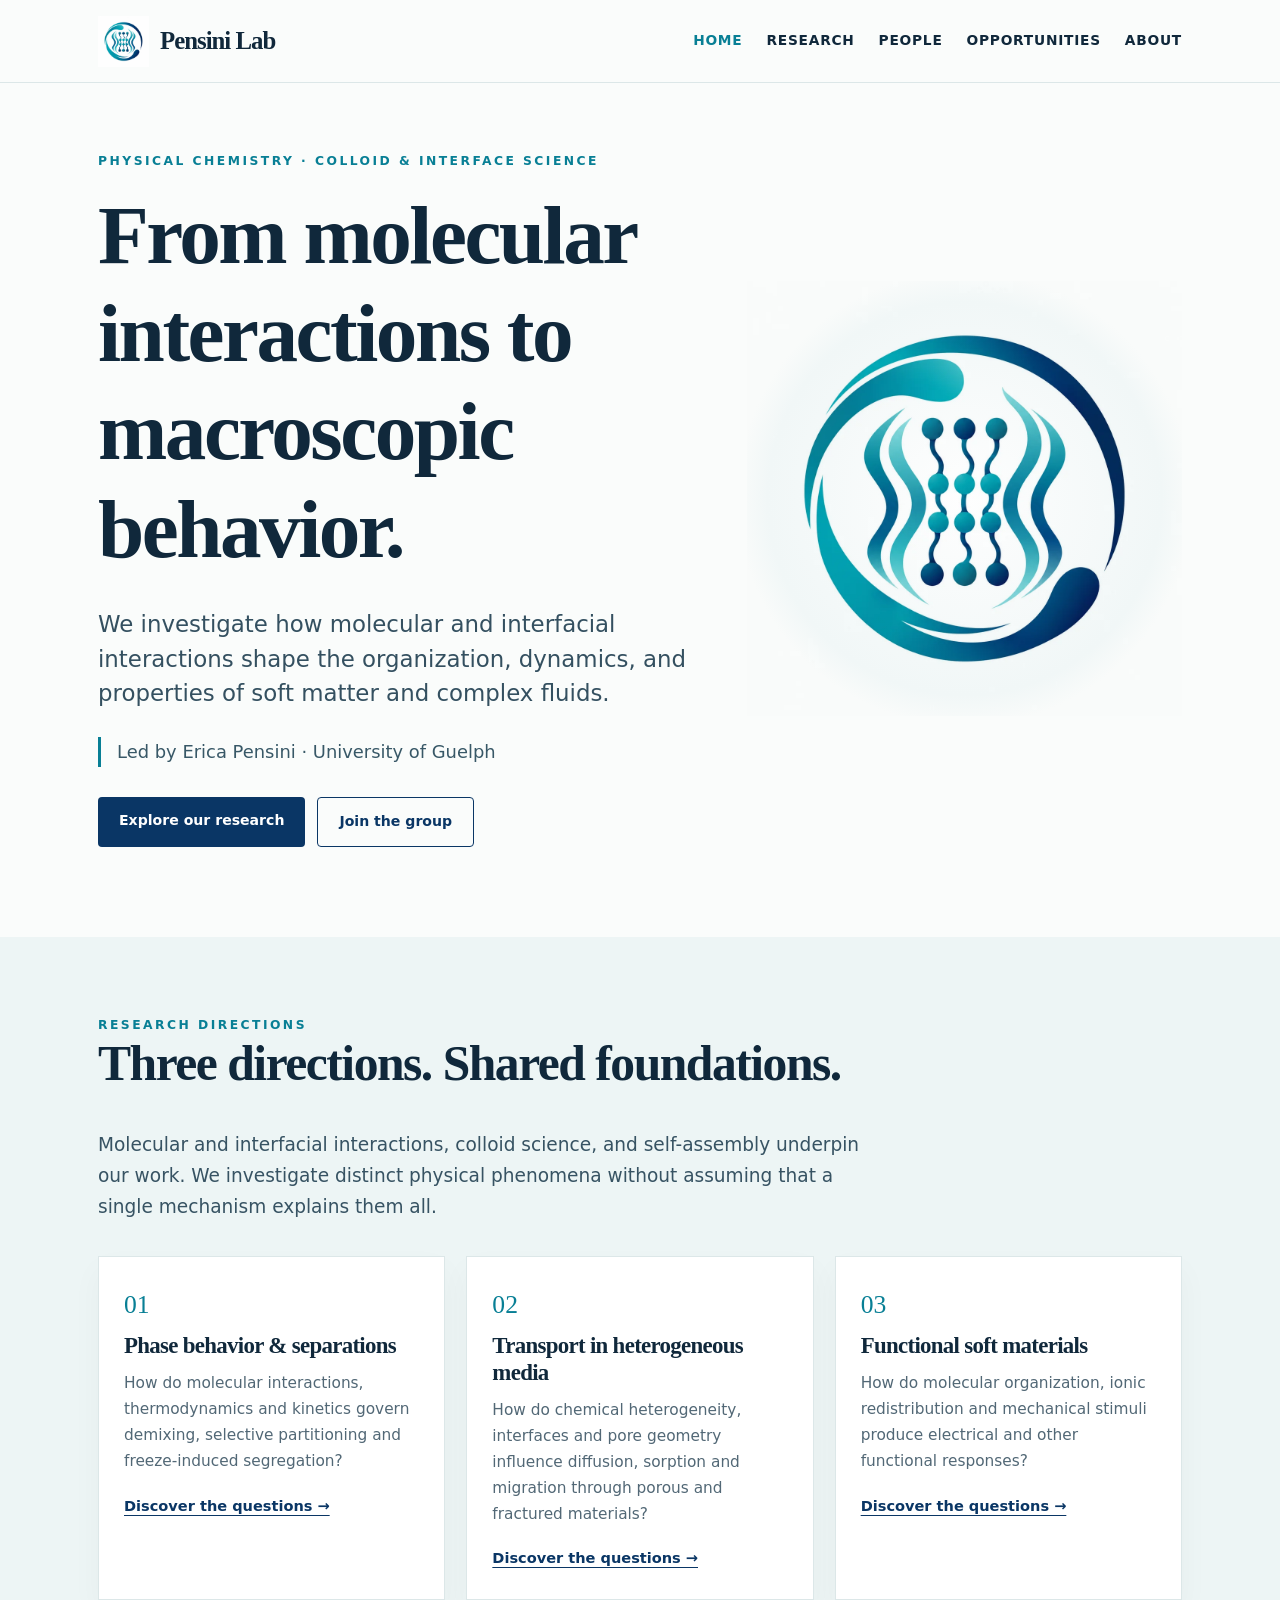
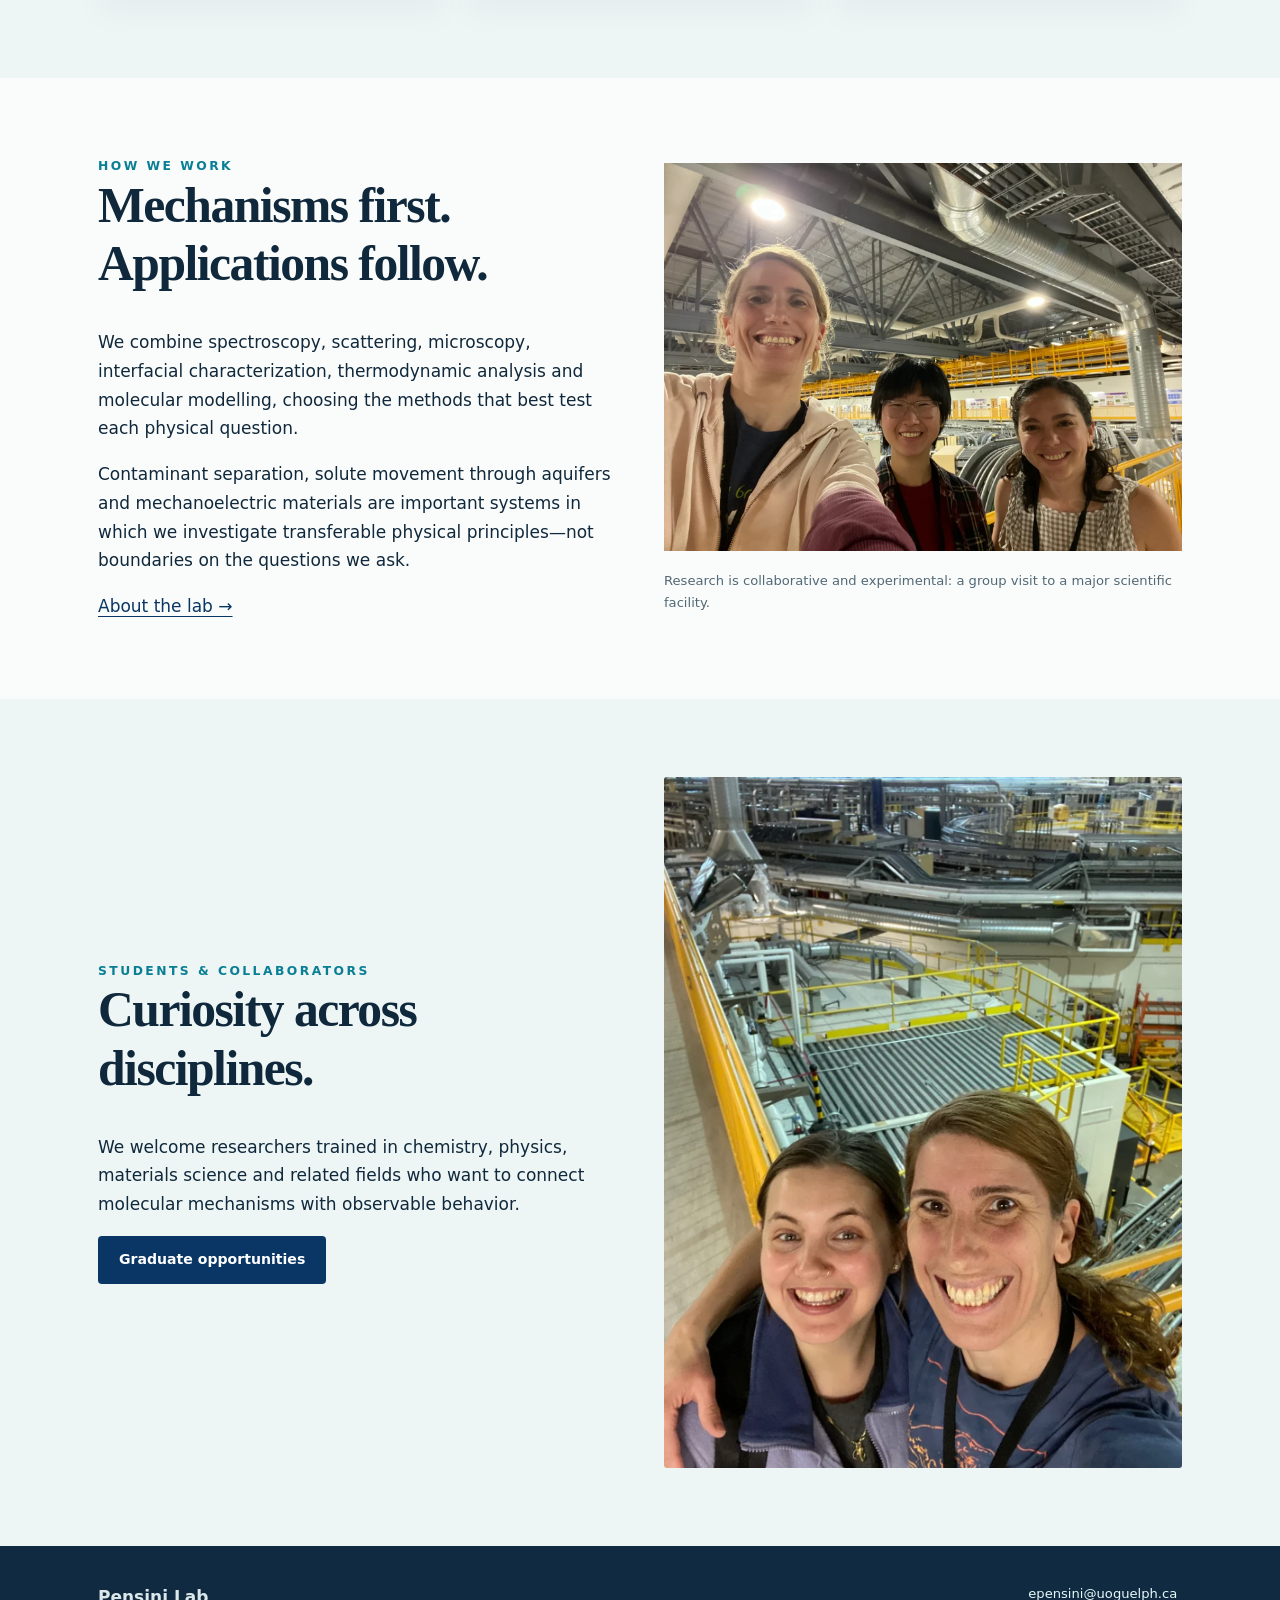
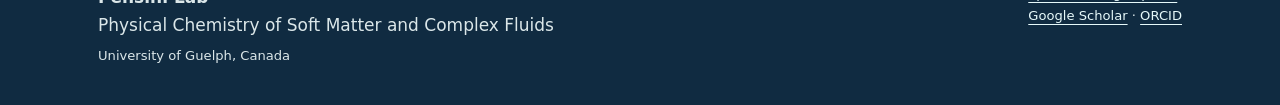
<file: index.html>
<!DOCTYPE html>

<html lang="en"><head><meta charset="utf-8"/><meta content="width=device-width, initial-scale=1" name="viewport"/><title>Erica Pensini Lab | Soft Matter &amp; Physical Chemistry</title><meta content="Pensini Lab, led by Erica Pensini at the University of Guelph, investigates physical chemistry, soft matter, complex fluids, phase behavior, transport and mechanoelectric materials." name="description"/><meta content="#0a3665" name="theme-color"/><link href="assets/favicon.png" rel="icon"/><link href="assets/style.css" rel="stylesheet"/><style>
/* Embedded stylesheet — works when HTML is opened without an external CSS file. */

:root{--ink:#10283b;--sub:#526876;--teal:#087f95;--navy:#0a3665;--paper:#fafcfb;--soft:#edf5f5;--line:#dce7e8;--w:1140px}*{box-sizing:border-box}html{scroll-behavior:smooth}body{margin:0;background:var(--paper);color:var(--ink);font:17px/1.68 system-ui,-apple-system,Segoe UI,Arial,sans-serif}a{color:var(--navy);text-decoration-thickness:1px;text-underline-offset:4px}a:hover{color:var(--teal)}h1,h2,h3{font-family:Georgia,Times New Roman,serif;line-height:1.18;letter-spacing:-.03em}h1{font-size:clamp(2.7rem,6.5vw,5.7rem);margin:.17em 0 .34em}h2{font-size:clamp(2rem,4vw,3.1rem);margin:0 0 .7em}h3{font-size:1.55rem;margin:.25em 0 .5em}p{margin:0 0 1.05em}.wrap{max-width:var(--w);margin:auto;padding:0 28px}.site-head{background:rgba(250,252,251,.95);border-bottom:1px solid var(--line);position:sticky;top:0;z-index:20;backdrop-filter:blur(14px)}.nav{display:flex;gap:20px;align-items:center;justify-content:space-between;min-height:82px}.brand{display:flex;align-items:center;gap:11px;text-decoration:none;color:var(--ink);white-space:nowrap}.brand img{height:51px;width:51px;object-fit:contain}.brand strong{font-family:Georgia,serif;font-size:1.55rem;letter-spacing:-.04em}.navlinks{display:flex;gap:24px;flex-wrap:wrap;align-items:center}.navlinks a{text-decoration:none;color:var(--ink);font-size:.86rem;font-weight:650;letter-spacing:.055em;text-transform:uppercase}.navlinks a[aria-current=page],.navlinks a:hover{color:var(--teal)}.kicker{font-size:.77rem;letter-spacing:.20em;text-transform:uppercase;color:var(--teal);font-weight:780}.hero{display:grid;grid-template-columns:1.17fr .83fr;align-items:center;gap:36px;padding-top:68px;padding-bottom:90px}.hero p.lead{font-size:clamp(1.15rem,2vw,1.43rem);line-height:1.52;color:#345060;max-width:660px}.mark{display:flex;align-items:center;justify-content:center;background:radial-gradient(circle,#fff 0%,#f2f8f8 64%,transparent 74%);aspect-ratio:1}.mark img{width:100%;max-width:460px;mix-blend-mode:multiply}.tagline{border-left:3px solid var(--teal);padding-left:16px;font-size:1.12rem;color:#385867;margin:26px 0 30px}.btn{display:inline-block;text-decoration:none;border-radius:4px;background:var(--navy);color:#fff;padding:12px 21px;font-size:.88rem;font-weight:700}.btn:hover{background:var(--teal);color:white}.btn.outline{border:1px solid var(--navy);background:transparent;color:var(--navy)}.btn.outline:hover{border-color:var(--teal);color:var(--teal)}.actions{display:flex;gap:12px;flex-wrap:wrap}.section{padding:78px 0}.tint{background:var(--soft)}.intro{max-width:790px;font-size:1.16rem;color:#375363}.three{display:grid;grid-template-columns:repeat(3,1fr);gap:21px;margin-top:34px}.tile{background:white;border:1px solid var(--line);padding:27px 25px;box-shadow:0 14px 30px rgba(16,40,59,.035)}.tile .num{font-family:Georgia,serif;color:var(--teal);font-size:1.6rem}.tile h3{font-size:1.43rem}.tile p{font-size:.96rem;color:var(--sub)}.tile a{font-weight:700;font-size:.91rem}.split{display:grid;grid-template-columns:1fr 1fr;gap:48px;align-items:center}.photo{width:100%;height:auto;display:block;object-fit:cover;border-radius:3px}.photo-card{margin:0}.photo-card img{max-height:440px;object-fit:cover;width:100%}.photo-card figcaption{font-size:.82rem;color:var(--sub);margin-top:10px}.mini{font-size:.85rem;color:var(--sub)}.pagehero{padding:70px 0 30px}.pagehero h1{font-size:clamp(2.8rem,6vw,4.6rem)}.pagehero .intro{max-width:850px}.researchblock{border-top:1px solid var(--line);padding:36px 0;display:grid;grid-template-columns:.36fr .64fr;gap:42px}.researchblock .kicker{margin:4px 0 10px}.researchblock h2{font-size:2rem}.researchblock p{max-width:720px}.chips{display:flex;flex-wrap:wrap;gap:9px;margin-top:14px}.chips span{font-size:.8rem;color:#305b6d;padding:5px 11px;background:#e7f2f2;border-radius:20px}.gallery{display:grid;grid-template-columns:repeat(3,1fr);gap:16px}.gallery figure{margin:0}.gallery img{width:100%;height:260px;object-fit:cover}.gallery figcaption{font-size:.85rem;color:var(--sub);padding-top:8px}.linkbox{background:#edf5f5;padding:27px 30px;border-left:4px solid var(--teal);margin:26px 0}.muted{color:var(--sub)}.footer{background:#102b41;color:#dbe7e9;padding:37px 0}.footer a{color:#e6f9fa}.footgrid{display:flex;justify-content:space-between;gap:22px;flex-wrap:wrap}.small{font-size:.82rem}.space{height:22px}.skip{position:absolute;left:-999px}.skip:focus{left:10px;top:10px;z-index:200;background:white;padding:8px}.quote{font-family:Georgia,serif;font-size:1.5rem;line-height:1.35;color:var(--navy)}@media(max-width:860px){.hero{grid-template-columns:1fr;padding-top:44px;padding-bottom:56px}.mark{order:-1;max-width:380px;margin:0 auto}.nav{align-items:flex-start;flex-direction:column;padding-top:14px;padding-bottom:16px}.navlinks{gap:15px}.three,.gallery{grid-template-columns:1fr 1fr}.split,.researchblock{grid-template-columns:1fr}.researchblock{gap:5px}}@media(max-width:540px){.wrap{padding:0 19px}.section{padding:52px 0}.three,.gallery{grid-template-columns:1fr}.gallery img{height:auto}.navlinks{gap:12px}.navlinks a{font-size:.76rem}.brand img{width:42px;height:42px}.brand strong{font-size:1.4rem}.tile{padding:22px}}

/* Portrait photographs in the People gallery */
.gallery img[src$="researcher-portrait.webp"] { object-fit:contain; background:#e9f1f6; }

/* Authentic science imagery: maintain original aspect ratios and annotations. */
.sciencegallery{display:grid;grid-template-columns:repeat(2,minmax(0,1fr));gap:1rem;margin-top:1.6rem;grid-column:1/-1}
.sciencegallery .sciencefigure:first-child{grid-column:1/-1}
.sciencegallery-single{grid-template-columns:minmax(0,1fr);max-width:680px}
.sciencefigure{margin:0;border:1px solid #dbe5ed;border-radius:14px;overflow:hidden;background:#fff}
.sciencefigure img{display:block;width:100%;height:auto;object-fit:contain}
.sciencefigure figcaption{font-size:.88rem;line-height:1.55;color:#435870;padding:.8rem 1rem}
@media(max-width:680px){.sciencegallery{grid-template-columns:1fr}.sciencegallery .sciencefigure:first-child{grid-column:auto}}
</style><link href="https://pensinilab.com/" rel="canonical"/><meta content="website" property="og:type"/><meta content="Erica Pensini Lab | Soft Matter &amp; Physical Chemistry" property="og:title"/><meta content="Pensini Lab, led by Erica Pensini at the University of Guelph, investigates physical chemistry, soft matter, complex fluids, phase behavior, transport and mechanoelectric materials." property="og:description"/><meta content="https://pensinilab.com/" property="og:url"/><meta content="index,follow" name="robots"/><script type="application/ld+json">{"@context":"https://schema.org","@type":"WebSite","name":"Pensini Lab","alternateName":"Erica Pensini Lab","url":"https://pensinilab.com/"}</script><script type="application/ld+json">{"@context": "https://schema.org", "@type": "ResearchOrganization", "name": "Pensini Lab", "url": "https://pensinilab.com", "description": "Pensini Lab, led by Erica Pensini at the University of Guelph, investigates physical chemistry, soft matter, complex fluids, phase behavior, transport and mechanoelectric materials.", "parentOrganization": {"@type": "CollegeOrUniversity", "name": "University of Guelph", "url": "https://www.uoguelph.ca/"}, "founder": {"@type": "Person", "name": "Erica Pensini", "identifier": "https://orcid.org/0000-0003-1494-9789", "sameAs": ["https://www.uoguelph.ca/profile/erica-pensini", "https://scholar.google.com/citations?user=NOWkqbsAAAAJ", "https://orcid.org/0000-0003-1494-9789"]}}</script></head><body><a class="skip" href="#main">Skip to content</a><header class="site-head"><nav aria-label="Main navigation" class="nav wrap"><a class="brand" href="index.html"><img alt="Pensini Lab emblem" src="assets/logo.webp"/><strong>Pensini Lab</strong></a><div class="navlinks"><a aria-current="page" href="index.html">Home</a><a href="research.html">Research</a><a href="people.html">People</a><a href="opportunities.html">Opportunities</a><a href="about.html">About</a></div></nav></header><main id="main"><section class="hero wrap"><div><div class="kicker">Physical chemistry · Colloid &amp; interface science</div><h1>From molecular interactions to macroscopic behavior.</h1><p class="lead">We investigate how molecular and interfacial interactions shape the organization, dynamics, and properties of soft matter and complex fluids.</p><p class="tagline">Led by Erica Pensini · University of Guelph</p><div class="actions"><a class="btn" href="research.html">Explore our research</a><a class="btn outline" href="opportunities.html">Join the group</a></div></div><div class="mark"><img alt="Circular Pensini Lab mark representing molecular organization and emergent properties" src="assets/logo.webp"/></div></section><section class="section tint"><div class="wrap"><div class="kicker">Research directions</div><h2>Three directions. Shared foundations.</h2><p class="intro">Molecular and interfacial interactions, colloid science, and self-assembly underpin our work. We investigate distinct physical phenomena without assuming that a single mechanism explains them all.</p><div class="three"><article class="tile"><div class="num">01</div><h3>Phase behavior &amp; separations</h3><p>How do molecular interactions, thermodynamics and kinetics govern demixing, selective partitioning and freeze-induced segregation?</p><a href="research.html">Discover the questions →</a></article><article class="tile"><div class="num">02</div><h3>Transport in heterogeneous media</h3><p>How do chemical heterogeneity, interfaces and pore geometry influence diffusion, sorption and migration through porous and fractured materials?</p><a href="research.html">Discover the questions →</a></article><article class="tile"><div class="num">03</div><h3>Functional soft materials</h3><p>How do molecular organization, ionic redistribution and mechanical stimuli produce electrical and other functional responses?</p><a href="research.html">Discover the questions →</a></article></div></div></section><section class="section"><div class="wrap split"><div><div class="kicker">How we work</div><h2>Mechanisms first. Applications follow.</h2><p>We combine spectroscopy, scattering, microscopy, interfacial characterization, thermodynamic analysis and molecular modelling, choosing the methods that best test each physical question.</p><p>Contaminant separation, solute movement through aquifers and mechanoelectric materials are important systems in which we investigate transferable physical principles—not boundaries on the questions we ask.</p><a href="about.html">About the lab →</a></div><figure class="photo-card"><img alt="Members of the research group during a visit to a large-scale scientific facility" loading="lazy" src="assets/beamline-team.webp"/><figcaption>Research is collaborative and experimental: a group visit to a major scientific facility.</figcaption></figure></div></section><section class="section tint"><div class="wrap split"><div><div class="kicker">Students &amp; collaborators</div><h2>Curiosity across disciplines.</h2><p>We welcome researchers trained in chemistry, physics, materials science and related fields who want to connect molecular mechanisms with observable behavior.</p><a class="btn" href="opportunities.html">Graduate opportunities</a></div><img alt="Researchers during a scientific facility visit" class="photo" loading="lazy" src="assets/beamline-colleagues.webp"/></div></section></main><footer class="footer"><div class="wrap footgrid"><div><strong>Pensini Lab</strong><br/>Physical Chemistry of Soft Matter and Complex Fluids<br/><span class="small">University of Guelph, Canada</span></div><div class="small"><a href="mailto:epensini@uoguelph.ca">epensini@uoguelph.ca</a><br/><a href="https://scholar.google.com/citations?user=NOWkqbsAAAAJ&amp;hl=en">Google Scholar</a> · <a href="https://orcid.org/0000-0003-1494-9789">ORCID</a></div></div></footer></body></html>
</file>
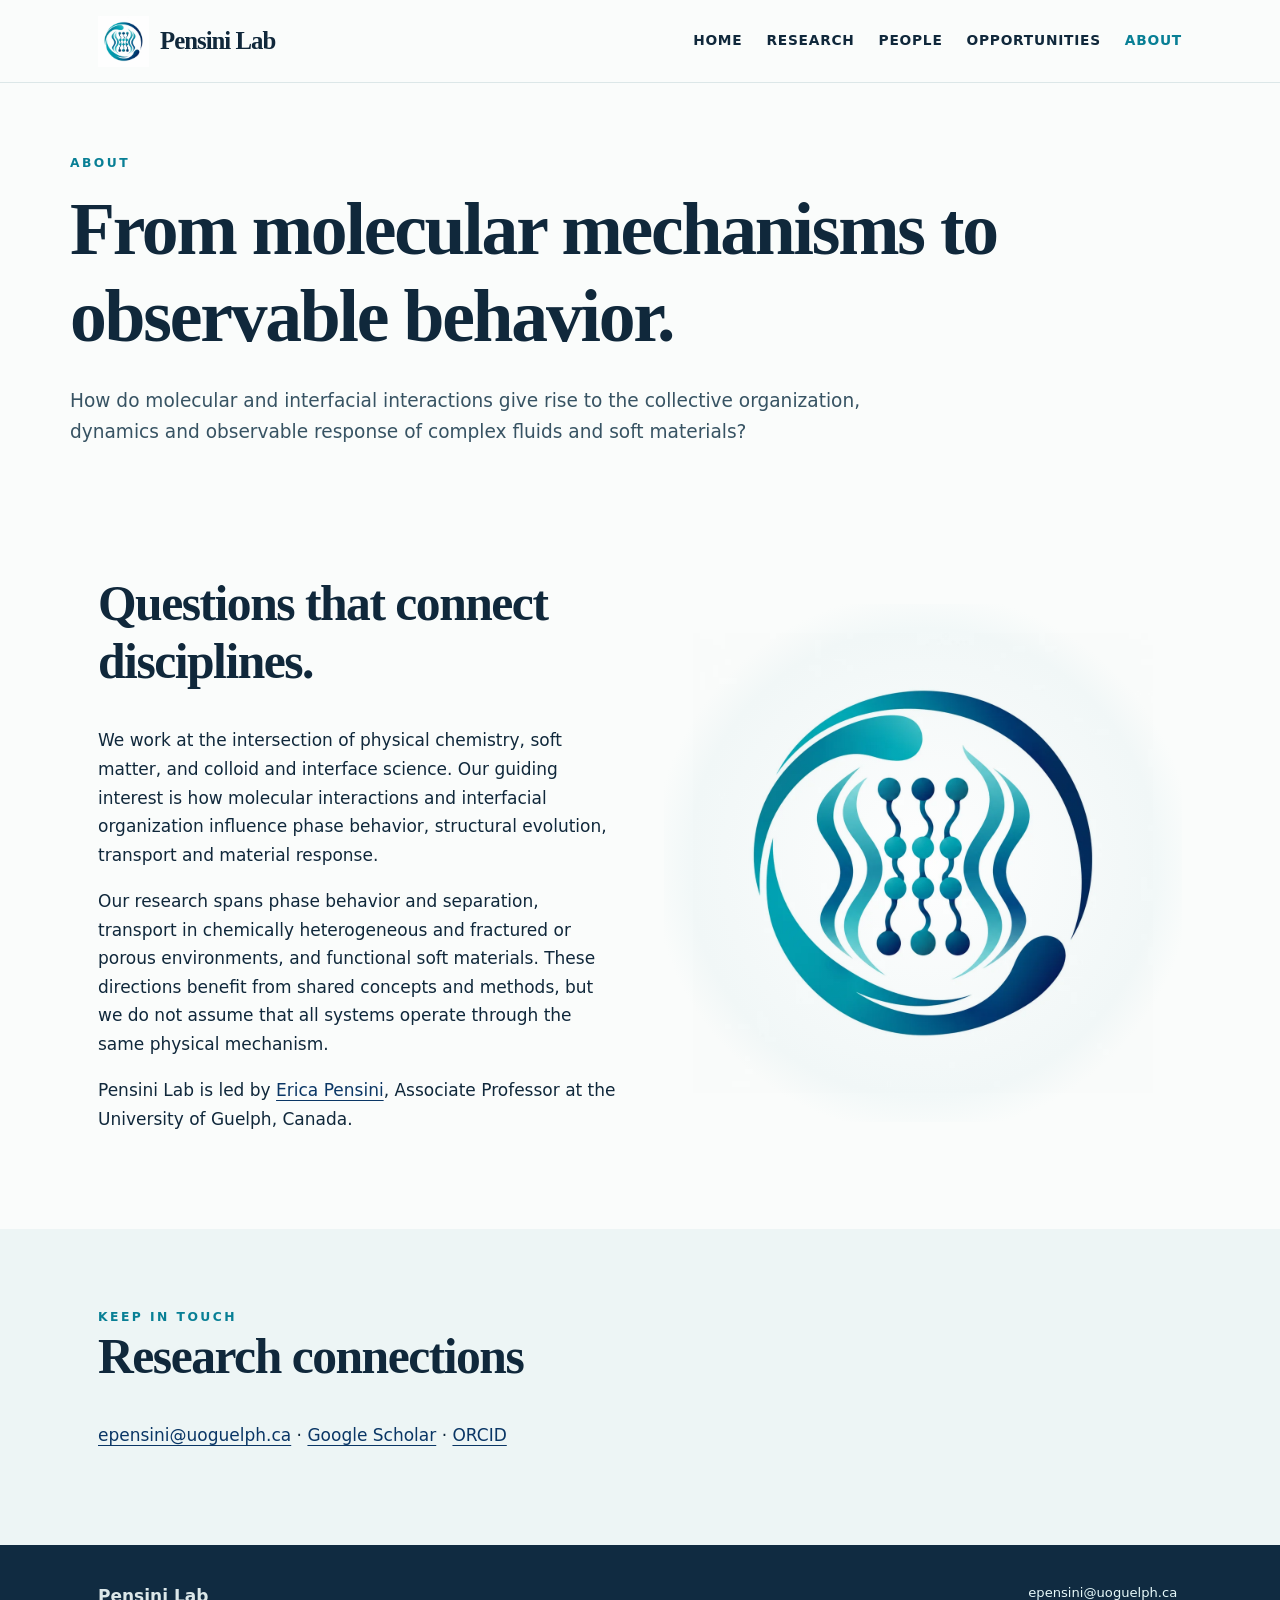
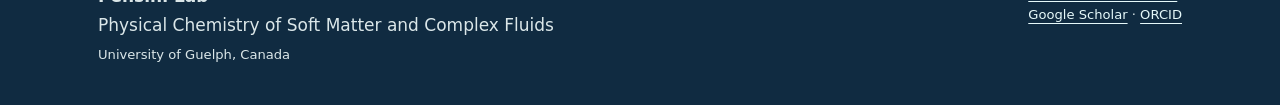
<file: about.html>
<!DOCTYPE html>

<html lang="en"><head><meta charset="utf-8"/><meta content="width=device-width, initial-scale=1" name="viewport"/><title>About Pensini Lab | Physical Chemistry and Colloid &amp; Interface Science</title><meta content="Learn about the Pensini Lab scientific approach: connecting molecular and interfacial interactions with structure, transport, phase behavior and functional soft-material response." name="description"/><meta content="#0a3665" name="theme-color"/><link href="assets/favicon.png" rel="icon"/><link href="assets/style.css" rel="stylesheet"/><style>
/* Embedded stylesheet — works when HTML is opened without an external CSS file. */

:root{--ink:#10283b;--sub:#526876;--teal:#087f95;--navy:#0a3665;--paper:#fafcfb;--soft:#edf5f5;--line:#dce7e8;--w:1140px}*{box-sizing:border-box}html{scroll-behavior:smooth}body{margin:0;background:var(--paper);color:var(--ink);font:17px/1.68 system-ui,-apple-system,Segoe UI,Arial,sans-serif}a{color:var(--navy);text-decoration-thickness:1px;text-underline-offset:4px}a:hover{color:var(--teal)}h1,h2,h3{font-family:Georgia,Times New Roman,serif;line-height:1.18;letter-spacing:-.03em}h1{font-size:clamp(2.7rem,6.5vw,5.7rem);margin:.17em 0 .34em}h2{font-size:clamp(2rem,4vw,3.1rem);margin:0 0 .7em}h3{font-size:1.55rem;margin:.25em 0 .5em}p{margin:0 0 1.05em}.wrap{max-width:var(--w);margin:auto;padding:0 28px}.site-head{background:rgba(250,252,251,.95);border-bottom:1px solid var(--line);position:sticky;top:0;z-index:20;backdrop-filter:blur(14px)}.nav{display:flex;gap:20px;align-items:center;justify-content:space-between;min-height:82px}.brand{display:flex;align-items:center;gap:11px;text-decoration:none;color:var(--ink);white-space:nowrap}.brand img{height:51px;width:51px;object-fit:contain}.brand strong{font-family:Georgia,serif;font-size:1.55rem;letter-spacing:-.04em}.navlinks{display:flex;gap:24px;flex-wrap:wrap;align-items:center}.navlinks a{text-decoration:none;color:var(--ink);font-size:.86rem;font-weight:650;letter-spacing:.055em;text-transform:uppercase}.navlinks a[aria-current=page],.navlinks a:hover{color:var(--teal)}.kicker{font-size:.77rem;letter-spacing:.20em;text-transform:uppercase;color:var(--teal);font-weight:780}.hero{display:grid;grid-template-columns:1.17fr .83fr;align-items:center;gap:36px;padding-top:68px;padding-bottom:90px}.hero p.lead{font-size:clamp(1.15rem,2vw,1.43rem);line-height:1.52;color:#345060;max-width:660px}.mark{display:flex;align-items:center;justify-content:center;background:radial-gradient(circle,#fff 0%,#f2f8f8 64%,transparent 74%);aspect-ratio:1}.mark img{width:100%;max-width:460px;mix-blend-mode:multiply}.tagline{border-left:3px solid var(--teal);padding-left:16px;font-size:1.12rem;color:#385867;margin:26px 0 30px}.btn{display:inline-block;text-decoration:none;border-radius:4px;background:var(--navy);color:#fff;padding:12px 21px;font-size:.88rem;font-weight:700}.btn:hover{background:var(--teal);color:white}.btn.outline{border:1px solid var(--navy);background:transparent;color:var(--navy)}.btn.outline:hover{border-color:var(--teal);color:var(--teal)}.actions{display:flex;gap:12px;flex-wrap:wrap}.section{padding:78px 0}.tint{background:var(--soft)}.intro{max-width:790px;font-size:1.16rem;color:#375363}.three{display:grid;grid-template-columns:repeat(3,1fr);gap:21px;margin-top:34px}.tile{background:white;border:1px solid var(--line);padding:27px 25px;box-shadow:0 14px 30px rgba(16,40,59,.035)}.tile .num{font-family:Georgia,serif;color:var(--teal);font-size:1.6rem}.tile h3{font-size:1.43rem}.tile p{font-size:.96rem;color:var(--sub)}.tile a{font-weight:700;font-size:.91rem}.split{display:grid;grid-template-columns:1fr 1fr;gap:48px;align-items:center}.photo{width:100%;height:auto;display:block;object-fit:cover;border-radius:3px}.photo-card{margin:0}.photo-card img{max-height:440px;object-fit:cover;width:100%}.photo-card figcaption{font-size:.82rem;color:var(--sub);margin-top:10px}.mini{font-size:.85rem;color:var(--sub)}.pagehero{padding:70px 0 30px}.pagehero h1{font-size:clamp(2.8rem,6vw,4.6rem)}.pagehero .intro{max-width:850px}.researchblock{border-top:1px solid var(--line);padding:36px 0;display:grid;grid-template-columns:.36fr .64fr;gap:42px}.researchblock .kicker{margin:4px 0 10px}.researchblock h2{font-size:2rem}.researchblock p{max-width:720px}.chips{display:flex;flex-wrap:wrap;gap:9px;margin-top:14px}.chips span{font-size:.8rem;color:#305b6d;padding:5px 11px;background:#e7f2f2;border-radius:20px}.gallery{display:grid;grid-template-columns:repeat(3,1fr);gap:16px}.gallery figure{margin:0}.gallery img{width:100%;height:260px;object-fit:cover}.gallery figcaption{font-size:.85rem;color:var(--sub);padding-top:8px}.linkbox{background:#edf5f5;padding:27px 30px;border-left:4px solid var(--teal);margin:26px 0}.muted{color:var(--sub)}.footer{background:#102b41;color:#dbe7e9;padding:37px 0}.footer a{color:#e6f9fa}.footgrid{display:flex;justify-content:space-between;gap:22px;flex-wrap:wrap}.small{font-size:.82rem}.space{height:22px}.skip{position:absolute;left:-999px}.skip:focus{left:10px;top:10px;z-index:200;background:white;padding:8px}.quote{font-family:Georgia,serif;font-size:1.5rem;line-height:1.35;color:var(--navy)}@media(max-width:860px){.hero{grid-template-columns:1fr;padding-top:44px;padding-bottom:56px}.mark{order:-1;max-width:380px;margin:0 auto}.nav{align-items:flex-start;flex-direction:column;padding-top:14px;padding-bottom:16px}.navlinks{gap:15px}.three,.gallery{grid-template-columns:1fr 1fr}.split,.researchblock{grid-template-columns:1fr}.researchblock{gap:5px}}@media(max-width:540px){.wrap{padding:0 19px}.section{padding:52px 0}.three,.gallery{grid-template-columns:1fr}.gallery img{height:auto}.navlinks{gap:12px}.navlinks a{font-size:.76rem}.brand img{width:42px;height:42px}.brand strong{font-size:1.4rem}.tile{padding:22px}}

/* Portrait photographs in the People gallery */
.gallery img[src$="researcher-portrait.webp"] { object-fit:contain; background:#e9f1f6; }

/* Authentic science imagery: maintain original aspect ratios and annotations. */
.sciencegallery{display:grid;grid-template-columns:repeat(2,minmax(0,1fr));gap:1rem;margin-top:1.6rem;grid-column:1/-1}
.sciencegallery .sciencefigure:first-child{grid-column:1/-1}
.sciencegallery-single{grid-template-columns:minmax(0,1fr);max-width:680px}
.sciencefigure{margin:0;border:1px solid #dbe5ed;border-radius:14px;overflow:hidden;background:#fff}
.sciencefigure img{display:block;width:100%;height:auto;object-fit:contain}
.sciencefigure figcaption{font-size:.88rem;line-height:1.55;color:#435870;padding:.8rem 1rem}
@media(max-width:680px){.sciencegallery{grid-template-columns:1fr}.sciencegallery .sciencefigure:first-child{grid-column:auto}}
</style><link href="https://pensinilab.com/about.html" rel="canonical"/><meta content="website" property="og:type"/><meta content="About Pensini Lab | Physical Chemistry and Colloid &amp; Interface Science" property="og:title"/><meta content="Learn about the Pensini Lab scientific approach: connecting molecular and interfacial interactions with structure, transport, phase behavior and functional soft-material response." property="og:description"/><meta content="https://pensinilab.com/about.html" property="og:url"/><meta content="index,follow" name="robots"/></head><body><a class="skip" href="#main">Skip to content</a><header class="site-head"><nav aria-label="Main navigation" class="nav wrap"><a class="brand" href="index.html"><img alt="Pensini Lab emblem" src="assets/logo.webp"/><strong>Pensini Lab</strong></a><div class="navlinks"><a href="index.html">Home</a><a href="research.html">Research</a><a href="people.html">People</a><a href="opportunities.html">Opportunities</a><a aria-current="page" href="about.html">About</a></div></nav></header><main id="main"><section class="pagehero wrap"><div class="kicker">About</div><h1>From molecular mechanisms to observable behavior.</h1><p class="intro">How do molecular and interfacial interactions give rise to the collective organization, dynamics and observable response of complex fluids and soft materials?</p></section><section class="section"><div class="wrap split"><div><h2>Questions that connect disciplines.</h2><p>We work at the intersection of physical chemistry, soft matter, and colloid and interface science. Our guiding interest is how molecular interactions and interfacial organization influence phase behavior, structural evolution, transport and material response.</p><p>Our research spans phase behavior and separation, transport in chemically heterogeneous and fractured or porous environments, and functional soft materials. These directions benefit from shared concepts and methods, but we do not assume that all systems operate through the same physical mechanism.</p><p>Pensini Lab is led by <a href="https://www.uoguelph.ca/profile/erica-pensini">Erica Pensini</a>, Associate Professor at the University of Guelph, Canada.</p></div><div class="mark"><img alt="Pensini Lab symbolic mark" loading="lazy" src="assets/logo.webp"/></div></div></section><section class="section tint"><div class="wrap"><div class="kicker">Keep in touch</div><h2>Research connections</h2><p><a href="mailto:epensini@uoguelph.ca">epensini@uoguelph.ca</a> · <a href="https://scholar.google.com/citations?user=NOWkqbsAAAAJ&amp;hl=en">Google Scholar</a> · <a href="https://orcid.org/0000-0003-1494-9789">ORCID</a></p></div></section></main><footer class="footer"><div class="wrap footgrid"><div><strong>Pensini Lab</strong><br/>Physical Chemistry of Soft Matter and Complex Fluids<br/><span class="small">University of Guelph, Canada</span></div><div class="small"><a href="mailto:epensini@uoguelph.ca">epensini@uoguelph.ca</a><br/><a href="https://scholar.google.com/citations?user=NOWkqbsAAAAJ&amp;hl=en">Google Scholar</a> · <a href="https://orcid.org/0000-0003-1494-9789">ORCID</a></div></div></footer></body></html>
</file>
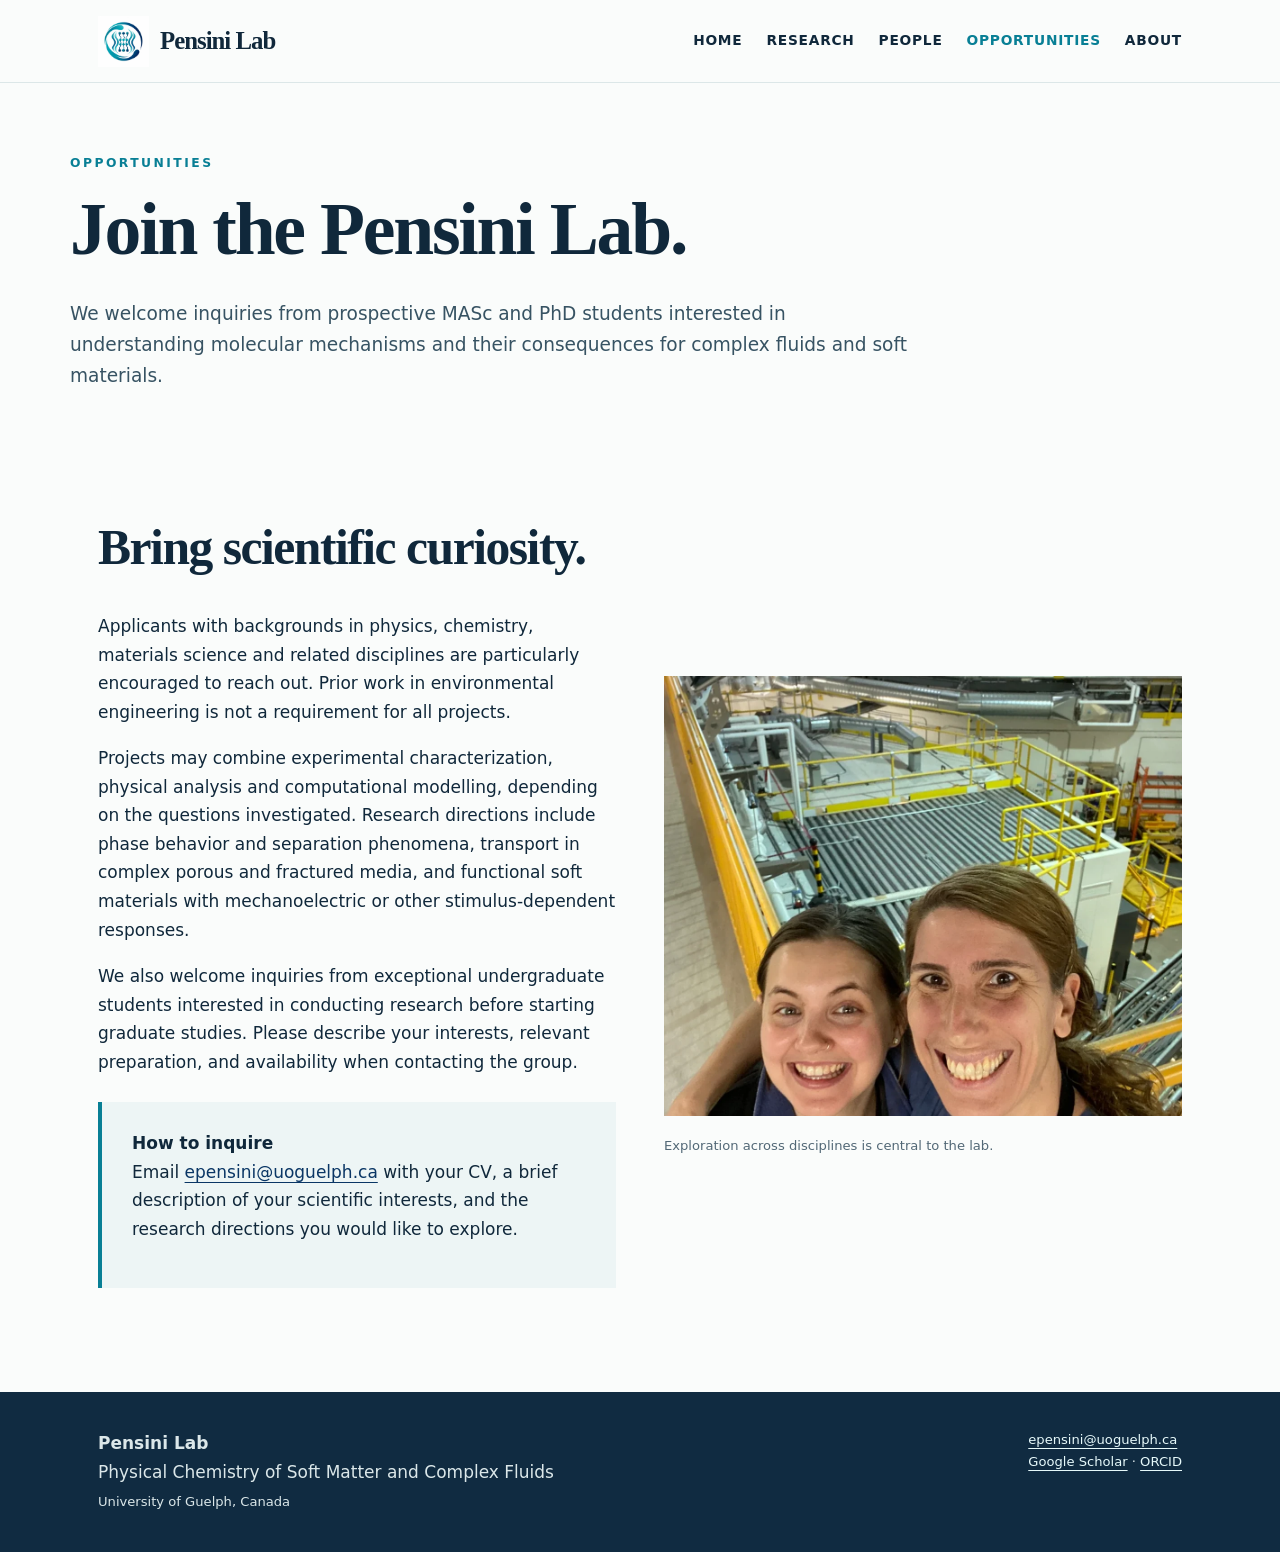
<file: opportunities.html>
<!DOCTYPE html>

<html lang="en"><head><meta charset="utf-8"/><meta content="width=device-width, initial-scale=1" name="viewport"/><title>Graduate and Undergraduate Research Opportunities | Pensini Lab</title><meta content="Research opportunities in physical chemistry, soft matter and complex fluids for graduate students and exceptional undergraduate researchers at Pensini Lab." name="description"/><meta content="#0a3665" name="theme-color"/><link href="assets/favicon.png" rel="icon"/><link href="assets/style.css" rel="stylesheet"/><style>
/* Embedded stylesheet — works when HTML is opened without an external CSS file. */

:root{--ink:#10283b;--sub:#526876;--teal:#087f95;--navy:#0a3665;--paper:#fafcfb;--soft:#edf5f5;--line:#dce7e8;--w:1140px}*{box-sizing:border-box}html{scroll-behavior:smooth}body{margin:0;background:var(--paper);color:var(--ink);font:17px/1.68 system-ui,-apple-system,Segoe UI,Arial,sans-serif}a{color:var(--navy);text-decoration-thickness:1px;text-underline-offset:4px}a:hover{color:var(--teal)}h1,h2,h3{font-family:Georgia,Times New Roman,serif;line-height:1.18;letter-spacing:-.03em}h1{font-size:clamp(2.7rem,6.5vw,5.7rem);margin:.17em 0 .34em}h2{font-size:clamp(2rem,4vw,3.1rem);margin:0 0 .7em}h3{font-size:1.55rem;margin:.25em 0 .5em}p{margin:0 0 1.05em}.wrap{max-width:var(--w);margin:auto;padding:0 28px}.site-head{background:rgba(250,252,251,.95);border-bottom:1px solid var(--line);position:sticky;top:0;z-index:20;backdrop-filter:blur(14px)}.nav{display:flex;gap:20px;align-items:center;justify-content:space-between;min-height:82px}.brand{display:flex;align-items:center;gap:11px;text-decoration:none;color:var(--ink);white-space:nowrap}.brand img{height:51px;width:51px;object-fit:contain}.brand strong{font-family:Georgia,serif;font-size:1.55rem;letter-spacing:-.04em}.navlinks{display:flex;gap:24px;flex-wrap:wrap;align-items:center}.navlinks a{text-decoration:none;color:var(--ink);font-size:.86rem;font-weight:650;letter-spacing:.055em;text-transform:uppercase}.navlinks a[aria-current=page],.navlinks a:hover{color:var(--teal)}.kicker{font-size:.77rem;letter-spacing:.20em;text-transform:uppercase;color:var(--teal);font-weight:780}.hero{display:grid;grid-template-columns:1.17fr .83fr;align-items:center;gap:36px;padding-top:68px;padding-bottom:90px}.hero p.lead{font-size:clamp(1.15rem,2vw,1.43rem);line-height:1.52;color:#345060;max-width:660px}.mark{display:flex;align-items:center;justify-content:center;background:radial-gradient(circle,#fff 0%,#f2f8f8 64%,transparent 74%);aspect-ratio:1}.mark img{width:100%;max-width:460px;mix-blend-mode:multiply}.tagline{border-left:3px solid var(--teal);padding-left:16px;font-size:1.12rem;color:#385867;margin:26px 0 30px}.btn{display:inline-block;text-decoration:none;border-radius:4px;background:var(--navy);color:#fff;padding:12px 21px;font-size:.88rem;font-weight:700}.btn:hover{background:var(--teal);color:white}.btn.outline{border:1px solid var(--navy);background:transparent;color:var(--navy)}.btn.outline:hover{border-color:var(--teal);color:var(--teal)}.actions{display:flex;gap:12px;flex-wrap:wrap}.section{padding:78px 0}.tint{background:var(--soft)}.intro{max-width:790px;font-size:1.16rem;color:#375363}.three{display:grid;grid-template-columns:repeat(3,1fr);gap:21px;margin-top:34px}.tile{background:white;border:1px solid var(--line);padding:27px 25px;box-shadow:0 14px 30px rgba(16,40,59,.035)}.tile .num{font-family:Georgia,serif;color:var(--teal);font-size:1.6rem}.tile h3{font-size:1.43rem}.tile p{font-size:.96rem;color:var(--sub)}.tile a{font-weight:700;font-size:.91rem}.split{display:grid;grid-template-columns:1fr 1fr;gap:48px;align-items:center}.photo{width:100%;height:auto;display:block;object-fit:cover;border-radius:3px}.photo-card{margin:0}.photo-card img{max-height:440px;object-fit:cover;width:100%}.photo-card figcaption{font-size:.82rem;color:var(--sub);margin-top:10px}.mini{font-size:.85rem;color:var(--sub)}.pagehero{padding:70px 0 30px}.pagehero h1{font-size:clamp(2.8rem,6vw,4.6rem)}.pagehero .intro{max-width:850px}.researchblock{border-top:1px solid var(--line);padding:36px 0;display:grid;grid-template-columns:.36fr .64fr;gap:42px}.researchblock .kicker{margin:4px 0 10px}.researchblock h2{font-size:2rem}.researchblock p{max-width:720px}.chips{display:flex;flex-wrap:wrap;gap:9px;margin-top:14px}.chips span{font-size:.8rem;color:#305b6d;padding:5px 11px;background:#e7f2f2;border-radius:20px}.gallery{display:grid;grid-template-columns:repeat(3,1fr);gap:16px}.gallery figure{margin:0}.gallery img{width:100%;height:260px;object-fit:cover}.gallery figcaption{font-size:.85rem;color:var(--sub);padding-top:8px}.linkbox{background:#edf5f5;padding:27px 30px;border-left:4px solid var(--teal);margin:26px 0}.muted{color:var(--sub)}.footer{background:#102b41;color:#dbe7e9;padding:37px 0}.footer a{color:#e6f9fa}.footgrid{display:flex;justify-content:space-between;gap:22px;flex-wrap:wrap}.small{font-size:.82rem}.space{height:22px}.skip{position:absolute;left:-999px}.skip:focus{left:10px;top:10px;z-index:200;background:white;padding:8px}.quote{font-family:Georgia,serif;font-size:1.5rem;line-height:1.35;color:var(--navy)}@media(max-width:860px){.hero{grid-template-columns:1fr;padding-top:44px;padding-bottom:56px}.mark{order:-1;max-width:380px;margin:0 auto}.nav{align-items:flex-start;flex-direction:column;padding-top:14px;padding-bottom:16px}.navlinks{gap:15px}.three,.gallery{grid-template-columns:1fr 1fr}.split,.researchblock{grid-template-columns:1fr}.researchblock{gap:5px}}@media(max-width:540px){.wrap{padding:0 19px}.section{padding:52px 0}.three,.gallery{grid-template-columns:1fr}.gallery img{height:auto}.navlinks{gap:12px}.navlinks a{font-size:.76rem}.brand img{width:42px;height:42px}.brand strong{font-size:1.4rem}.tile{padding:22px}}

/* Portrait photographs in the People gallery */
.gallery img[src$="researcher-portrait.webp"] { object-fit:contain; background:#e9f1f6; }

/* Authentic science imagery: maintain original aspect ratios and annotations. */
.sciencegallery{display:grid;grid-template-columns:repeat(2,minmax(0,1fr));gap:1rem;margin-top:1.6rem;grid-column:1/-1}
.sciencegallery .sciencefigure:first-child{grid-column:1/-1}
.sciencegallery-single{grid-template-columns:minmax(0,1fr);max-width:680px}
.sciencefigure{margin:0;border:1px solid #dbe5ed;border-radius:14px;overflow:hidden;background:#fff}
.sciencefigure img{display:block;width:100%;height:auto;object-fit:contain}
.sciencefigure figcaption{font-size:.88rem;line-height:1.55;color:#435870;padding:.8rem 1rem}
@media(max-width:680px){.sciencegallery{grid-template-columns:1fr}.sciencegallery .sciencefigure:first-child{grid-column:auto}}
</style><link href="https://pensinilab.com/opportunities.html" rel="canonical"/><meta content="website" property="og:type"/><meta content="Graduate and Undergraduate Research Opportunities | Pensini Lab" property="og:title"/><meta content="Research opportunities in physical chemistry, soft matter and complex fluids for graduate students and exceptional undergraduate researchers at Pensini Lab." property="og:description"/><meta content="https://pensinilab.com/opportunities.html" property="og:url"/><meta content="index,follow" name="robots"/></head><body><a class="skip" href="#main">Skip to content</a><header class="site-head"><nav aria-label="Main navigation" class="nav wrap"><a class="brand" href="index.html"><img alt="Pensini Lab emblem" src="assets/logo.webp"/><strong>Pensini Lab</strong></a><div class="navlinks"><a href="index.html">Home</a><a href="research.html">Research</a><a href="people.html">People</a><a aria-current="page" href="opportunities.html">Opportunities</a><a href="about.html">About</a></div></nav></header><main id="main"><section class="pagehero wrap"><div class="kicker">Opportunities</div><h1>Join the Pensini Lab.</h1><p class="intro">We welcome inquiries from prospective MASc and PhD students interested in understanding molecular mechanisms and their consequences for complex fluids and soft materials.</p></section><section class="section"><div class="wrap split"><div><h2>Bring scientific curiosity.</h2><p>Applicants with backgrounds in physics, chemistry, materials science and related disciplines are particularly encouraged to reach out. Prior work in environmental engineering is not a requirement for all projects.</p><p>Projects may combine experimental characterization, physical analysis and computational modelling, depending on the questions investigated. Research directions include phase behavior and separation phenomena, transport in complex porous and fractured media, and functional soft materials with mechanoelectric or other stimulus-dependent responses.</p><p>We also welcome inquiries from exceptional undergraduate students interested in conducting research before starting graduate studies. Please describe your interests, relevant preparation, and availability when contacting the group.</p><div class="linkbox"><strong>How to inquire</strong><p>Email <a href="mailto:epensini@uoguelph.ca">epensini@uoguelph.ca</a> with your CV, a brief description of your scientific interests, and the research directions you would like to explore.</p></div></div><figure class="photo-card"><img alt="Researchers collaborating during a facility visit" loading="lazy" src="assets/beamline-colleagues.webp"/><figcaption>Exploration across disciplines is central to the lab.</figcaption></figure></div></section></main><footer class="footer"><div class="wrap footgrid"><div><strong>Pensini Lab</strong><br/>Physical Chemistry of Soft Matter and Complex Fluids<br/><span class="small">University of Guelph, Canada</span></div><div class="small"><a href="mailto:epensini@uoguelph.ca">epensini@uoguelph.ca</a><br/><a href="https://scholar.google.com/citations?user=NOWkqbsAAAAJ&amp;hl=en">Google Scholar</a> · <a href="https://orcid.org/0000-0003-1494-9789">ORCID</a></div></div></footer></body></html>
</file>
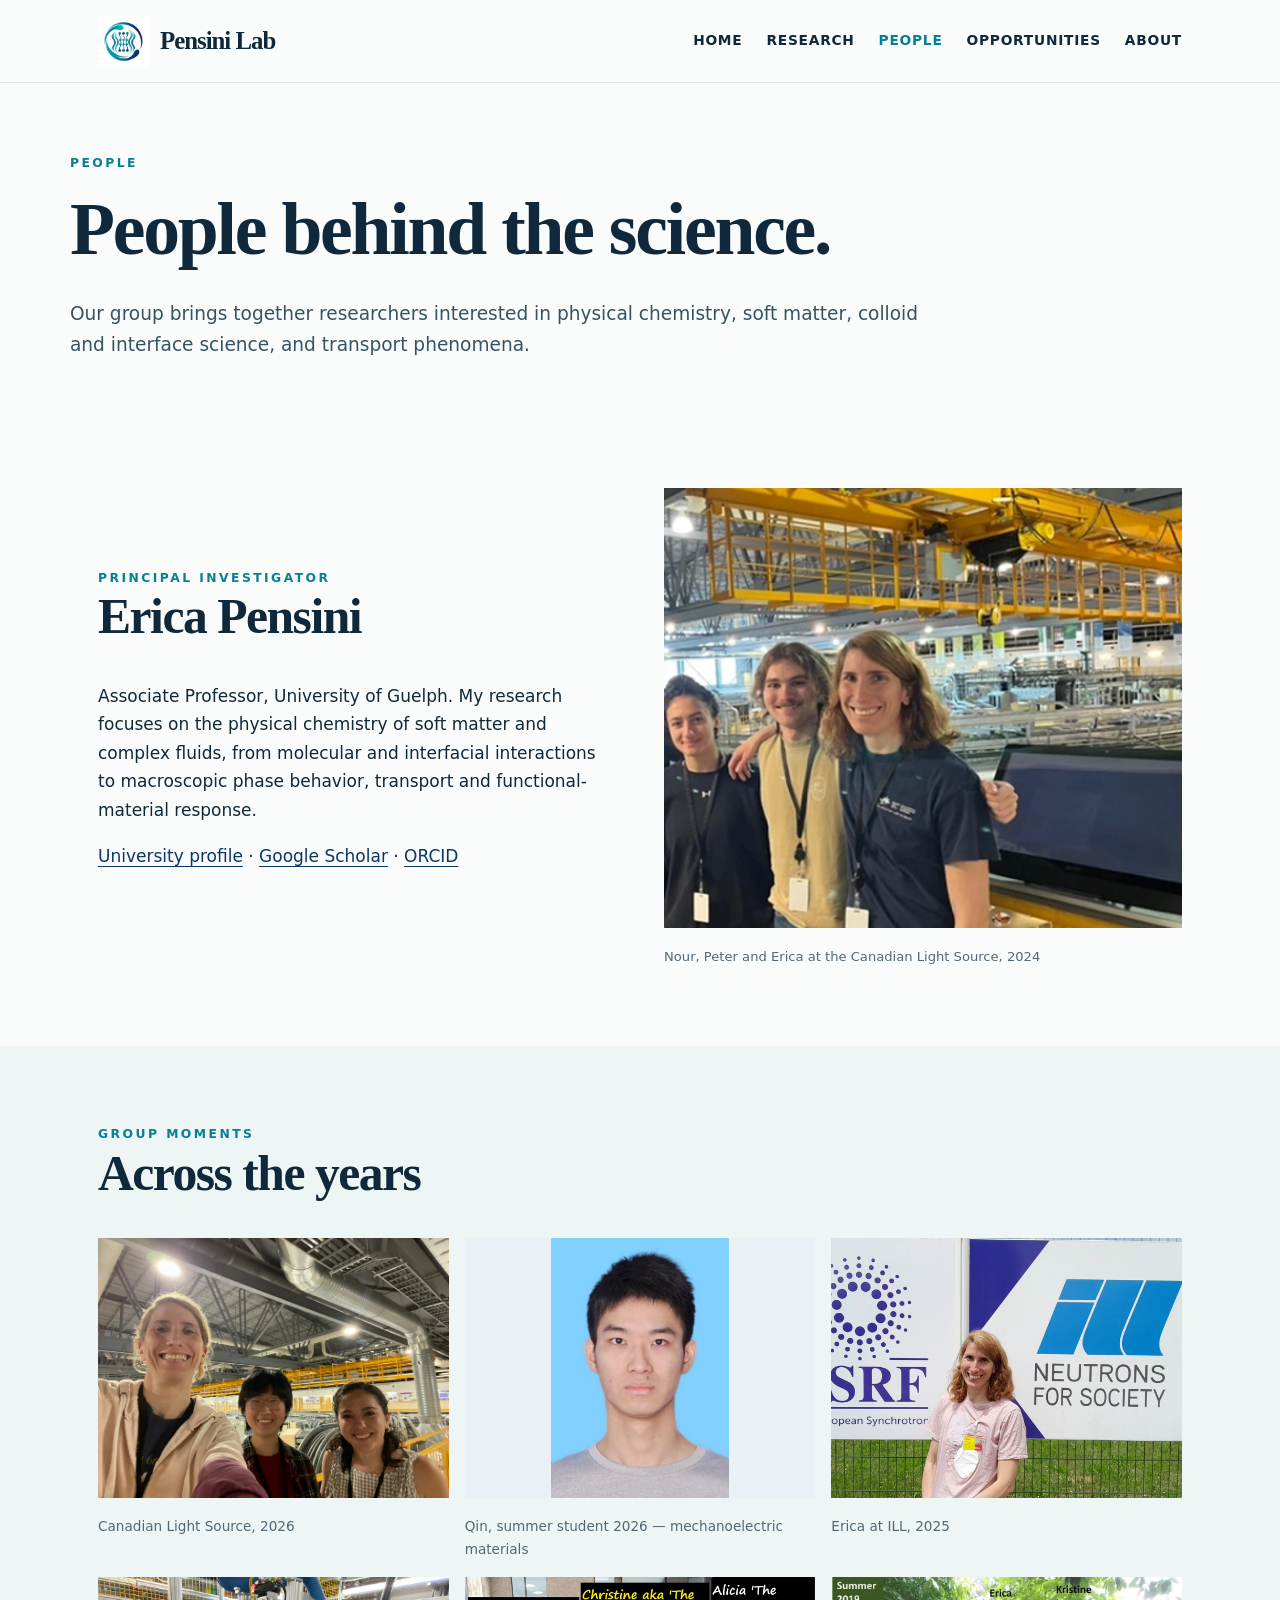
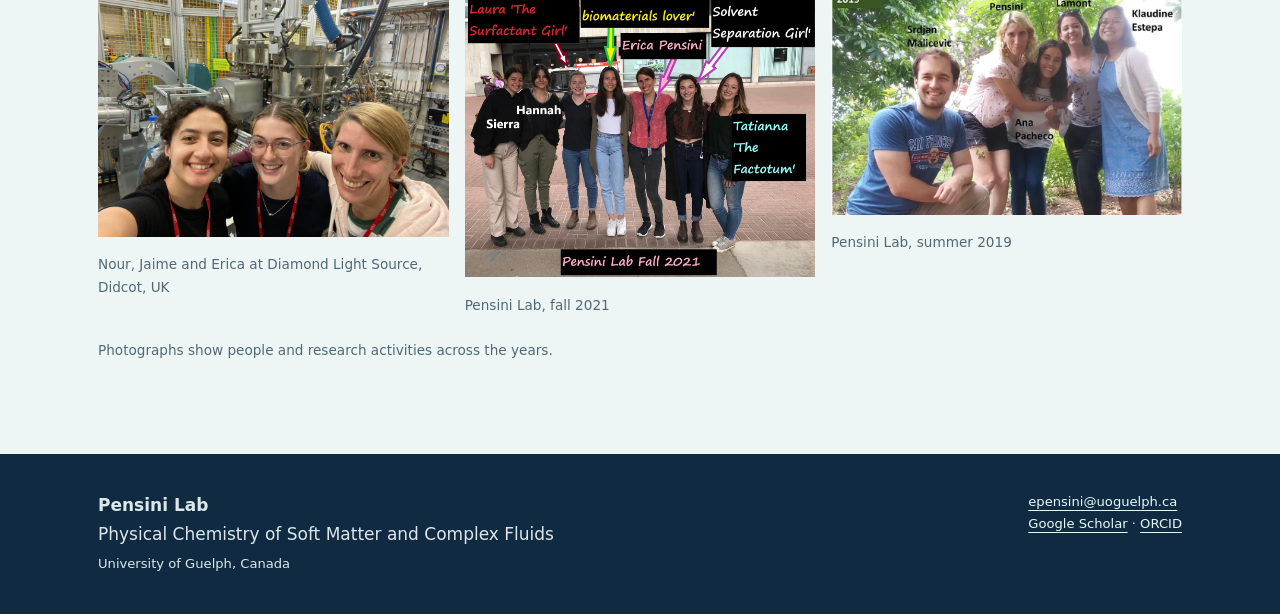
<file: people.html>
<!DOCTYPE html>

<html lang="en"><head><meta charset="utf-8"/><meta content="width=device-width, initial-scale=1" name="viewport"/><title>People and Research Activities | Pensini Lab</title><meta content="Photographs of Pensini Lab researchers and activities at the University of Guelph and international research facilities across the years." name="description"/><meta content="#0a3665" name="theme-color"/><link href="assets/favicon.png" rel="icon"/><link href="assets/style.css" rel="stylesheet"/><style>
/* Embedded stylesheet — works when HTML is opened without an external CSS file. */

:root{--ink:#10283b;--sub:#526876;--teal:#087f95;--navy:#0a3665;--paper:#fafcfb;--soft:#edf5f5;--line:#dce7e8;--w:1140px}*{box-sizing:border-box}html{scroll-behavior:smooth}body{margin:0;background:var(--paper);color:var(--ink);font:17px/1.68 system-ui,-apple-system,Segoe UI,Arial,sans-serif}a{color:var(--navy);text-decoration-thickness:1px;text-underline-offset:4px}a:hover{color:var(--teal)}h1,h2,h3{font-family:Georgia,Times New Roman,serif;line-height:1.18;letter-spacing:-.03em}h1{font-size:clamp(2.7rem,6.5vw,5.7rem);margin:.17em 0 .34em}h2{font-size:clamp(2rem,4vw,3.1rem);margin:0 0 .7em}h3{font-size:1.55rem;margin:.25em 0 .5em}p{margin:0 0 1.05em}.wrap{max-width:var(--w);margin:auto;padding:0 28px}.site-head{background:rgba(250,252,251,.95);border-bottom:1px solid var(--line);position:sticky;top:0;z-index:20;backdrop-filter:blur(14px)}.nav{display:flex;gap:20px;align-items:center;justify-content:space-between;min-height:82px}.brand{display:flex;align-items:center;gap:11px;text-decoration:none;color:var(--ink);white-space:nowrap}.brand img{height:51px;width:51px;object-fit:contain}.brand strong{font-family:Georgia,serif;font-size:1.55rem;letter-spacing:-.04em}.navlinks{display:flex;gap:24px;flex-wrap:wrap;align-items:center}.navlinks a{text-decoration:none;color:var(--ink);font-size:.86rem;font-weight:650;letter-spacing:.055em;text-transform:uppercase}.navlinks a[aria-current=page],.navlinks a:hover{color:var(--teal)}.kicker{font-size:.77rem;letter-spacing:.20em;text-transform:uppercase;color:var(--teal);font-weight:780}.hero{display:grid;grid-template-columns:1.17fr .83fr;align-items:center;gap:36px;padding-top:68px;padding-bottom:90px}.hero p.lead{font-size:clamp(1.15rem,2vw,1.43rem);line-height:1.52;color:#345060;max-width:660px}.mark{display:flex;align-items:center;justify-content:center;background:radial-gradient(circle,#fff 0%,#f2f8f8 64%,transparent 74%);aspect-ratio:1}.mark img{width:100%;max-width:460px;mix-blend-mode:multiply}.tagline{border-left:3px solid var(--teal);padding-left:16px;font-size:1.12rem;color:#385867;margin:26px 0 30px}.btn{display:inline-block;text-decoration:none;border-radius:4px;background:var(--navy);color:#fff;padding:12px 21px;font-size:.88rem;font-weight:700}.btn:hover{background:var(--teal);color:white}.btn.outline{border:1px solid var(--navy);background:transparent;color:var(--navy)}.btn.outline:hover{border-color:var(--teal);color:var(--teal)}.actions{display:flex;gap:12px;flex-wrap:wrap}.section{padding:78px 0}.tint{background:var(--soft)}.intro{max-width:790px;font-size:1.16rem;color:#375363}.three{display:grid;grid-template-columns:repeat(3,1fr);gap:21px;margin-top:34px}.tile{background:white;border:1px solid var(--line);padding:27px 25px;box-shadow:0 14px 30px rgba(16,40,59,.035)}.tile .num{font-family:Georgia,serif;color:var(--teal);font-size:1.6rem}.tile h3{font-size:1.43rem}.tile p{font-size:.96rem;color:var(--sub)}.tile a{font-weight:700;font-size:.91rem}.split{display:grid;grid-template-columns:1fr 1fr;gap:48px;align-items:center}.photo{width:100%;height:auto;display:block;object-fit:cover;border-radius:3px}.photo-card{margin:0}.photo-card img{max-height:440px;object-fit:cover;width:100%}.photo-card figcaption{font-size:.82rem;color:var(--sub);margin-top:10px}.mini{font-size:.85rem;color:var(--sub)}.pagehero{padding:70px 0 30px}.pagehero h1{font-size:clamp(2.8rem,6vw,4.6rem)}.pagehero .intro{max-width:850px}.researchblock{border-top:1px solid var(--line);padding:36px 0;display:grid;grid-template-columns:.36fr .64fr;gap:42px}.researchblock .kicker{margin:4px 0 10px}.researchblock h2{font-size:2rem}.researchblock p{max-width:720px}.chips{display:flex;flex-wrap:wrap;gap:9px;margin-top:14px}.chips span{font-size:.8rem;color:#305b6d;padding:5px 11px;background:#e7f2f2;border-radius:20px}.gallery{display:grid;grid-template-columns:repeat(3,1fr);gap:16px}.gallery figure{margin:0}.gallery img{width:100%;height:260px;object-fit:cover}.gallery figcaption{font-size:.85rem;color:var(--sub);padding-top:8px}.linkbox{background:#edf5f5;padding:27px 30px;border-left:4px solid var(--teal);margin:26px 0}.muted{color:var(--sub)}.footer{background:#102b41;color:#dbe7e9;padding:37px 0}.footer a{color:#e6f9fa}.footgrid{display:flex;justify-content:space-between;gap:22px;flex-wrap:wrap}.small{font-size:.82rem}.space{height:22px}.skip{position:absolute;left:-999px}.skip:focus{left:10px;top:10px;z-index:200;background:white;padding:8px}.quote{font-family:Georgia,serif;font-size:1.5rem;line-height:1.35;color:var(--navy)}@media(max-width:860px){.hero{grid-template-columns:1fr;padding-top:44px;padding-bottom:56px}.mark{order:-1;max-width:380px;margin:0 auto}.nav{align-items:flex-start;flex-direction:column;padding-top:14px;padding-bottom:16px}.navlinks{gap:15px}.three,.gallery{grid-template-columns:1fr 1fr}.split,.researchblock{grid-template-columns:1fr}.researchblock{gap:5px}}@media(max-width:540px){.wrap{padding:0 19px}.section{padding:52px 0}.three,.gallery{grid-template-columns:1fr}.gallery img{height:auto}.navlinks{gap:12px}.navlinks a{font-size:.76rem}.brand img{width:42px;height:42px}.brand strong{font-size:1.4rem}.tile{padding:22px}}

/* Portrait photographs in the People gallery */
.gallery img[src$="researcher-portrait.webp"] { object-fit:contain; background:#e9f1f6; }

/* Authentic science imagery: maintain original aspect ratios and annotations. */
.sciencegallery{display:grid;grid-template-columns:repeat(2,minmax(0,1fr));gap:1rem;margin-top:1.6rem;grid-column:1/-1}
.sciencegallery .sciencefigure:first-child{grid-column:1/-1}
.sciencegallery-single{grid-template-columns:minmax(0,1fr);max-width:680px}
.sciencefigure{margin:0;border:1px solid #dbe5ed;border-radius:14px;overflow:hidden;background:#fff}
.sciencefigure img{display:block;width:100%;height:auto;object-fit:contain}
.sciencefigure figcaption{font-size:.88rem;line-height:1.55;color:#435870;padding:.8rem 1rem}
@media(max-width:680px){.sciencegallery{grid-template-columns:1fr}.sciencegallery .sciencefigure:first-child{grid-column:auto}}

/* Preserve the complete annotated historical group photographs, including labels at the edges. */
.gallery img.annotated-photo{height:auto;object-fit:contain;max-height:none;background:transparent;}
</style><link href="https://pensinilab.com/people.html" rel="canonical"/><meta content="website" property="og:type"/><meta content="People and Research Activities | Pensini Lab" property="og:title"/><meta content="Photographs of Pensini Lab researchers and activities at the University of Guelph and international research facilities across the years." property="og:description"/><meta content="https://pensinilab.com/people.html" property="og:url"/><meta content="index,follow" name="robots"/></head><body><a class="skip" href="#main">Skip to content</a><header class="site-head"><nav aria-label="Main navigation" class="nav wrap"><a class="brand" href="index.html"><img alt="Pensini Lab emblem" src="assets/logo.webp"/><strong>Pensini Lab</strong></a><div class="navlinks"><a href="index.html">Home</a><a href="research.html">Research</a><a aria-current="page" href="people.html">People</a><a href="opportunities.html">Opportunities</a><a href="about.html">About</a></div></nav></header><main id="main"><section class="pagehero wrap"><div class="kicker">People</div><h1>People behind the science.</h1><p class="intro">Our group brings together researchers interested in physical chemistry, soft matter, colloid and interface science, and transport phenomena.</p></section><section class="section"><div class="wrap split"><div><div class="kicker">Principal investigator</div><h2>Erica Pensini</h2><p>Associate Professor, University of Guelph. My research focuses on the physical chemistry of soft matter and complex fluids, from molecular and interfacial interactions to macroscopic phase behavior, transport and functional-material response.</p><p><a href="https://www.uoguelph.ca/profile/erica-pensini">University profile</a> · <a href="https://scholar.google.com/citations?user=NOWkqbsAAAAJ&amp;hl=en">Google Scholar</a> · <a href="https://orcid.org/0000-0003-1494-9789">ORCID</a></p></div><figure class="photo-card"><img alt="Original cropped photograph of Nour, Peter and Erica at the Canadian Light Source in 2024" loading="lazy" src="assets/beamline-with-erica-cropped.webp"/><figcaption>Nour, Peter and Erica at the Canadian Light Source, 2024</figcaption></figure></div></section><section class="section tint"><div class="wrap"><div class="kicker">Group moments</div><h2>Across the years</h2><div class="gallery"><figure><img alt="Group photograph at the Canadian Light Source in 2026" loading="lazy" src="assets/beamline-team.webp"/><figcaption>Canadian Light Source, 2026</figcaption></figure><figure><img alt="Portrait of Qin, summer research student in 2026" loading="lazy" src="assets/researcher-portrait.webp"/><figcaption>Qin, summer student 2026 — mechanoelectric materials</figcaption></figure><figure><img alt="Erica at ILL in 2025" loading="lazy" src="assets/erica-ill-2025.webp"/><figcaption>Erica at ILL, 2025</figcaption></figure><figure><img alt="Nour, Jaime and Erica at Diamond Light Source in Didcot, UK" loading="lazy" src="assets/diamond-lightsource-team.webp"/><figcaption>Nour, Jaime and Erica at Diamond Light Source, Didcot, UK</figcaption></figure><figure><img alt="Original annotated group photograph from 2021" class="annotated-photo" loading="lazy" src="assets/group-2021.webp"/><figcaption>Pensini Lab, fall 2021</figcaption></figure><figure><img alt="Original annotated group photograph from 2019" class="annotated-photo" loading="lazy" src="assets/group-2019.webp"/><figcaption>Pensini Lab, summer 2019</figcaption></figure></div><p class="mini" style="margin-top:22px">Photographs show people and research activities across the years.</p></div></section></main><footer class="footer"><div class="wrap footgrid"><div><strong>Pensini Lab</strong><br/>Physical Chemistry of Soft Matter and Complex Fluids<br/><span class="small">University of Guelph, Canada</span></div><div class="small"><a href="mailto:epensini@uoguelph.ca">epensini@uoguelph.ca</a><br/><a href="https://scholar.google.com/citations?user=NOWkqbsAAAAJ&amp;hl=en">Google Scholar</a> · <a href="https://orcid.org/0000-0003-1494-9789">ORCID</a></div></div></footer></body></html>
</file>
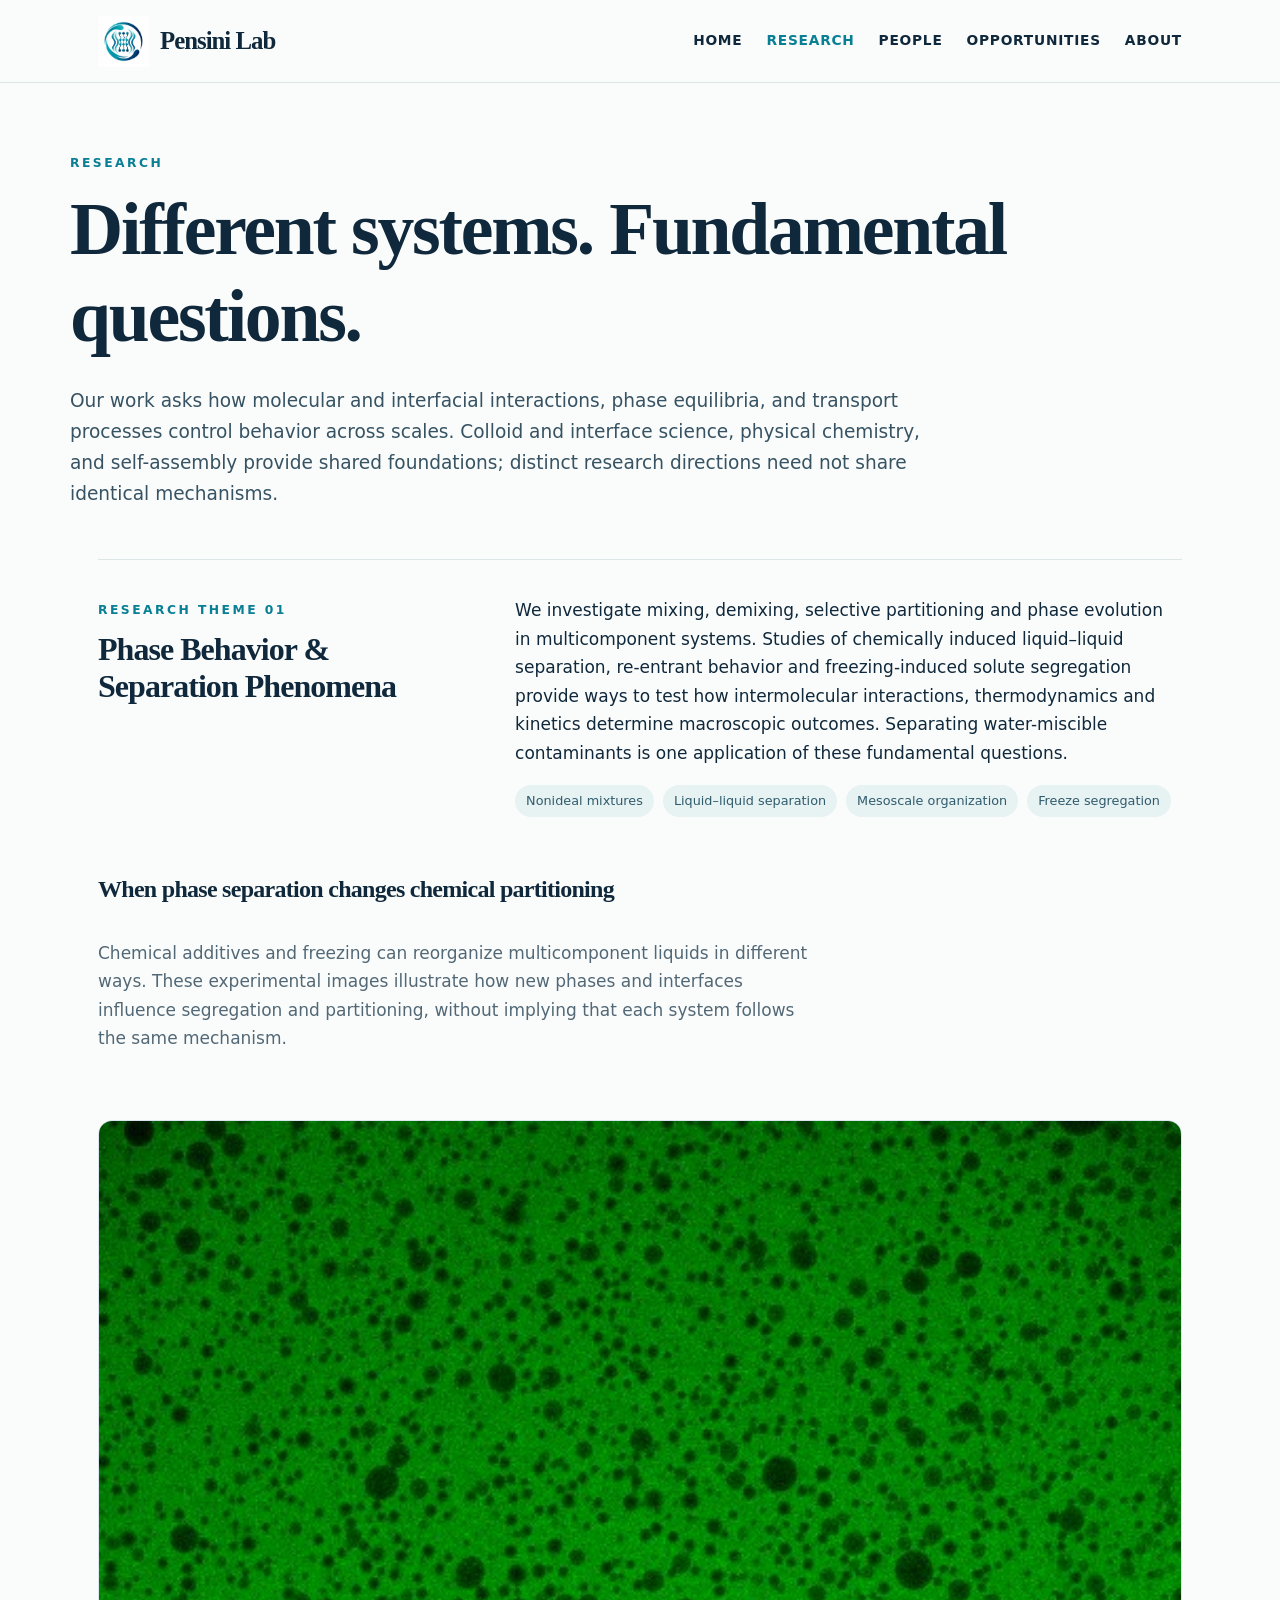
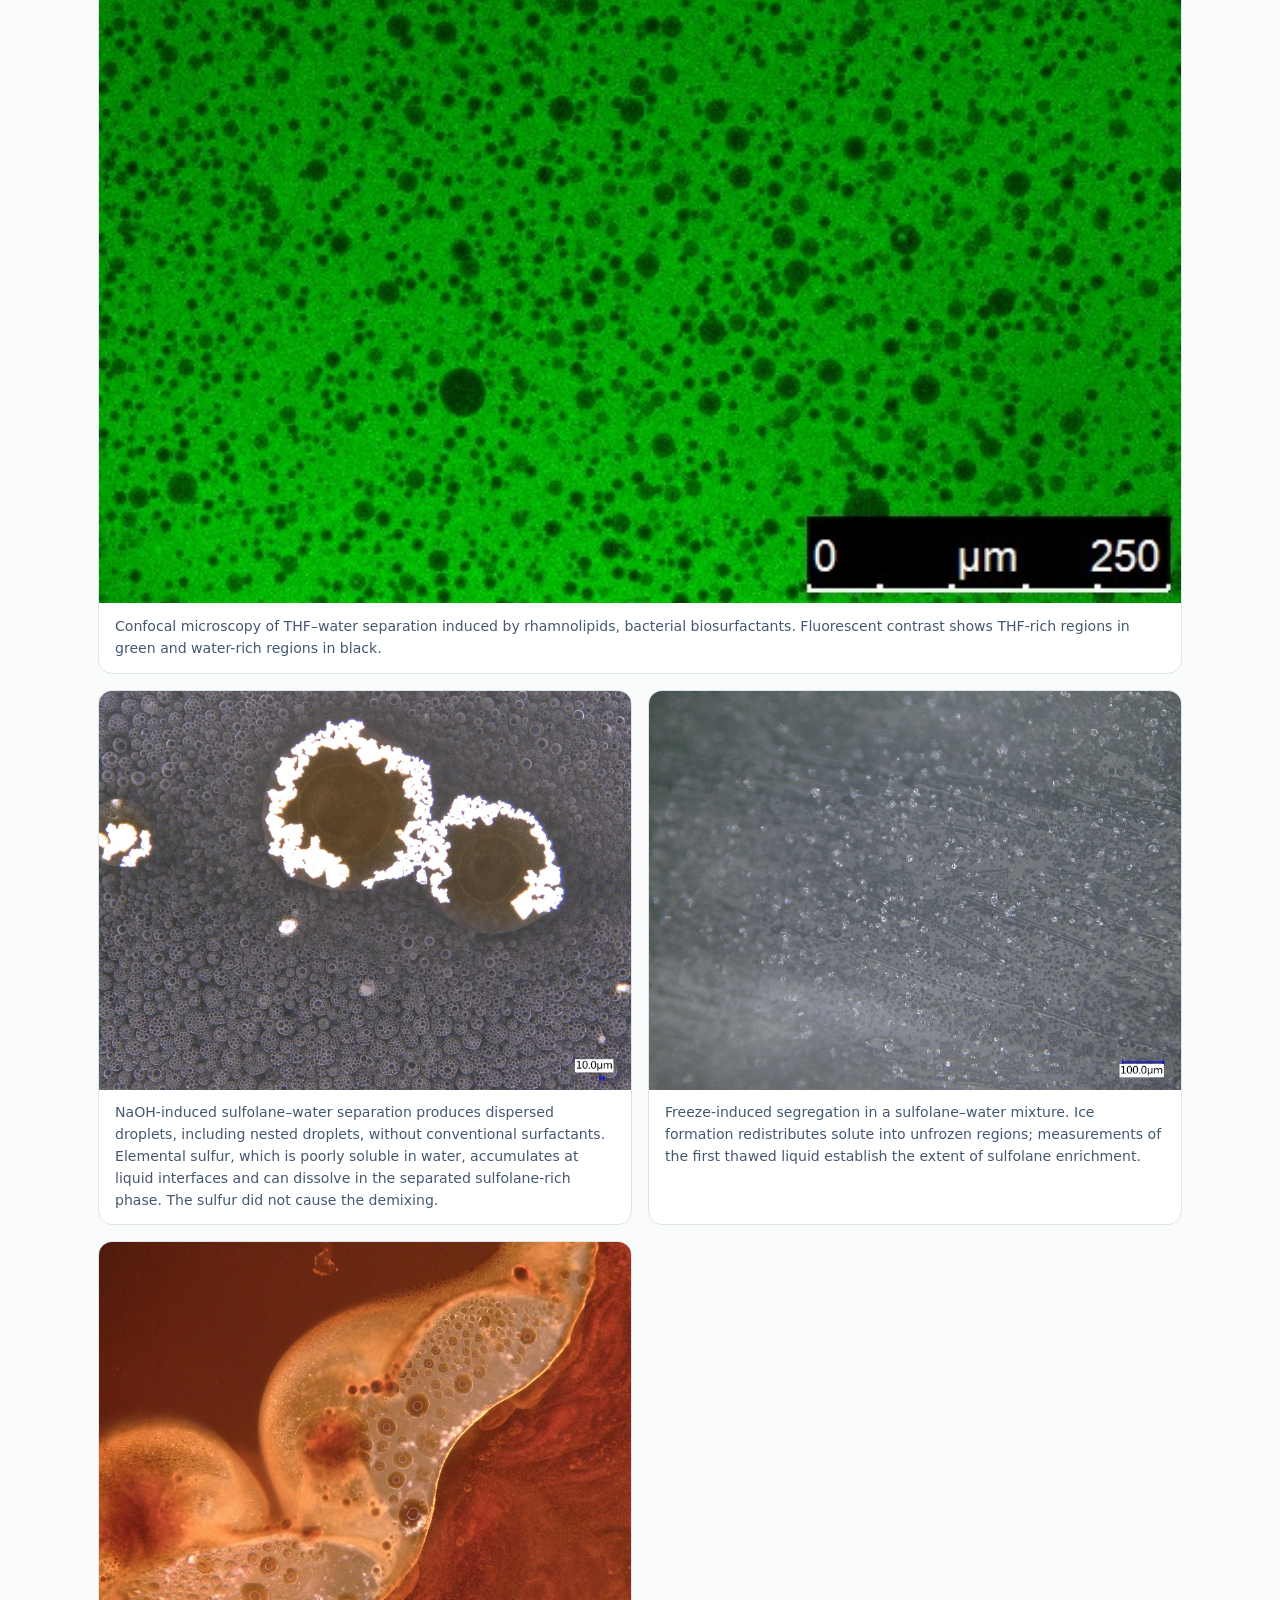
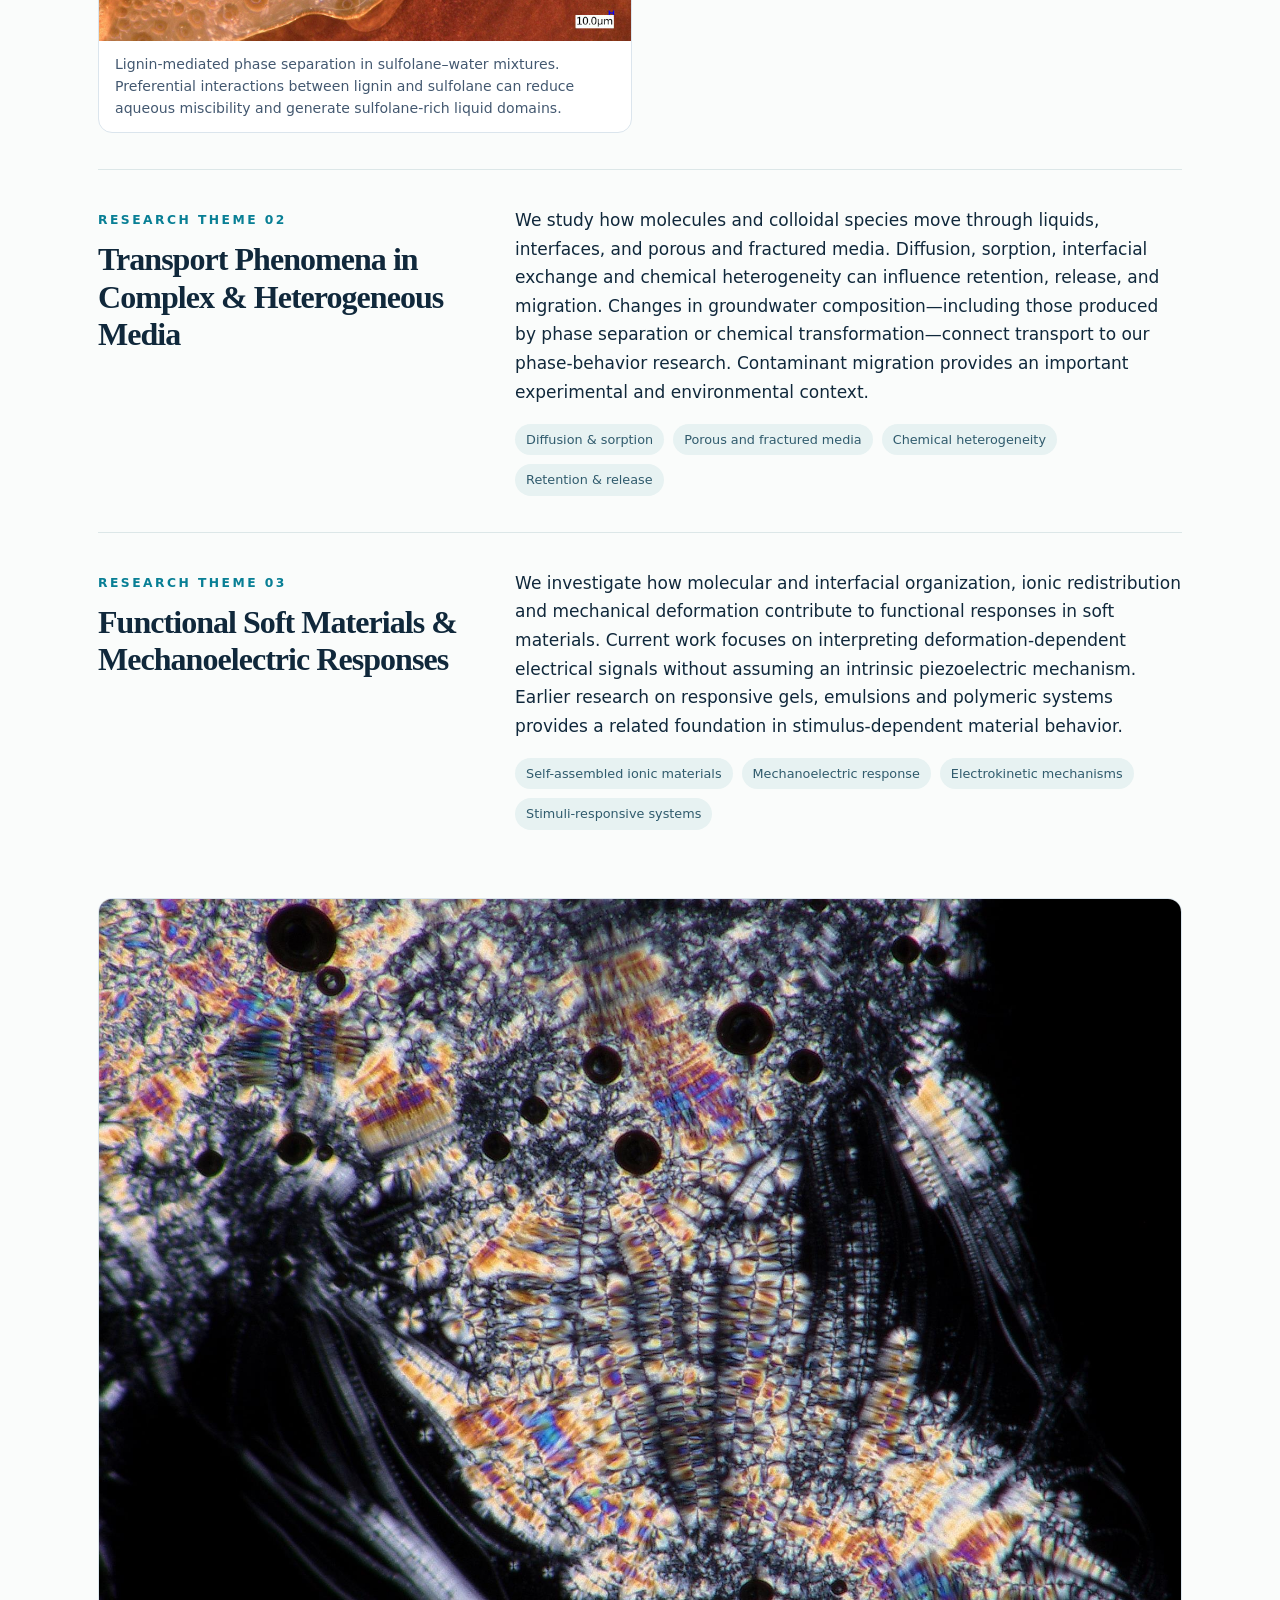
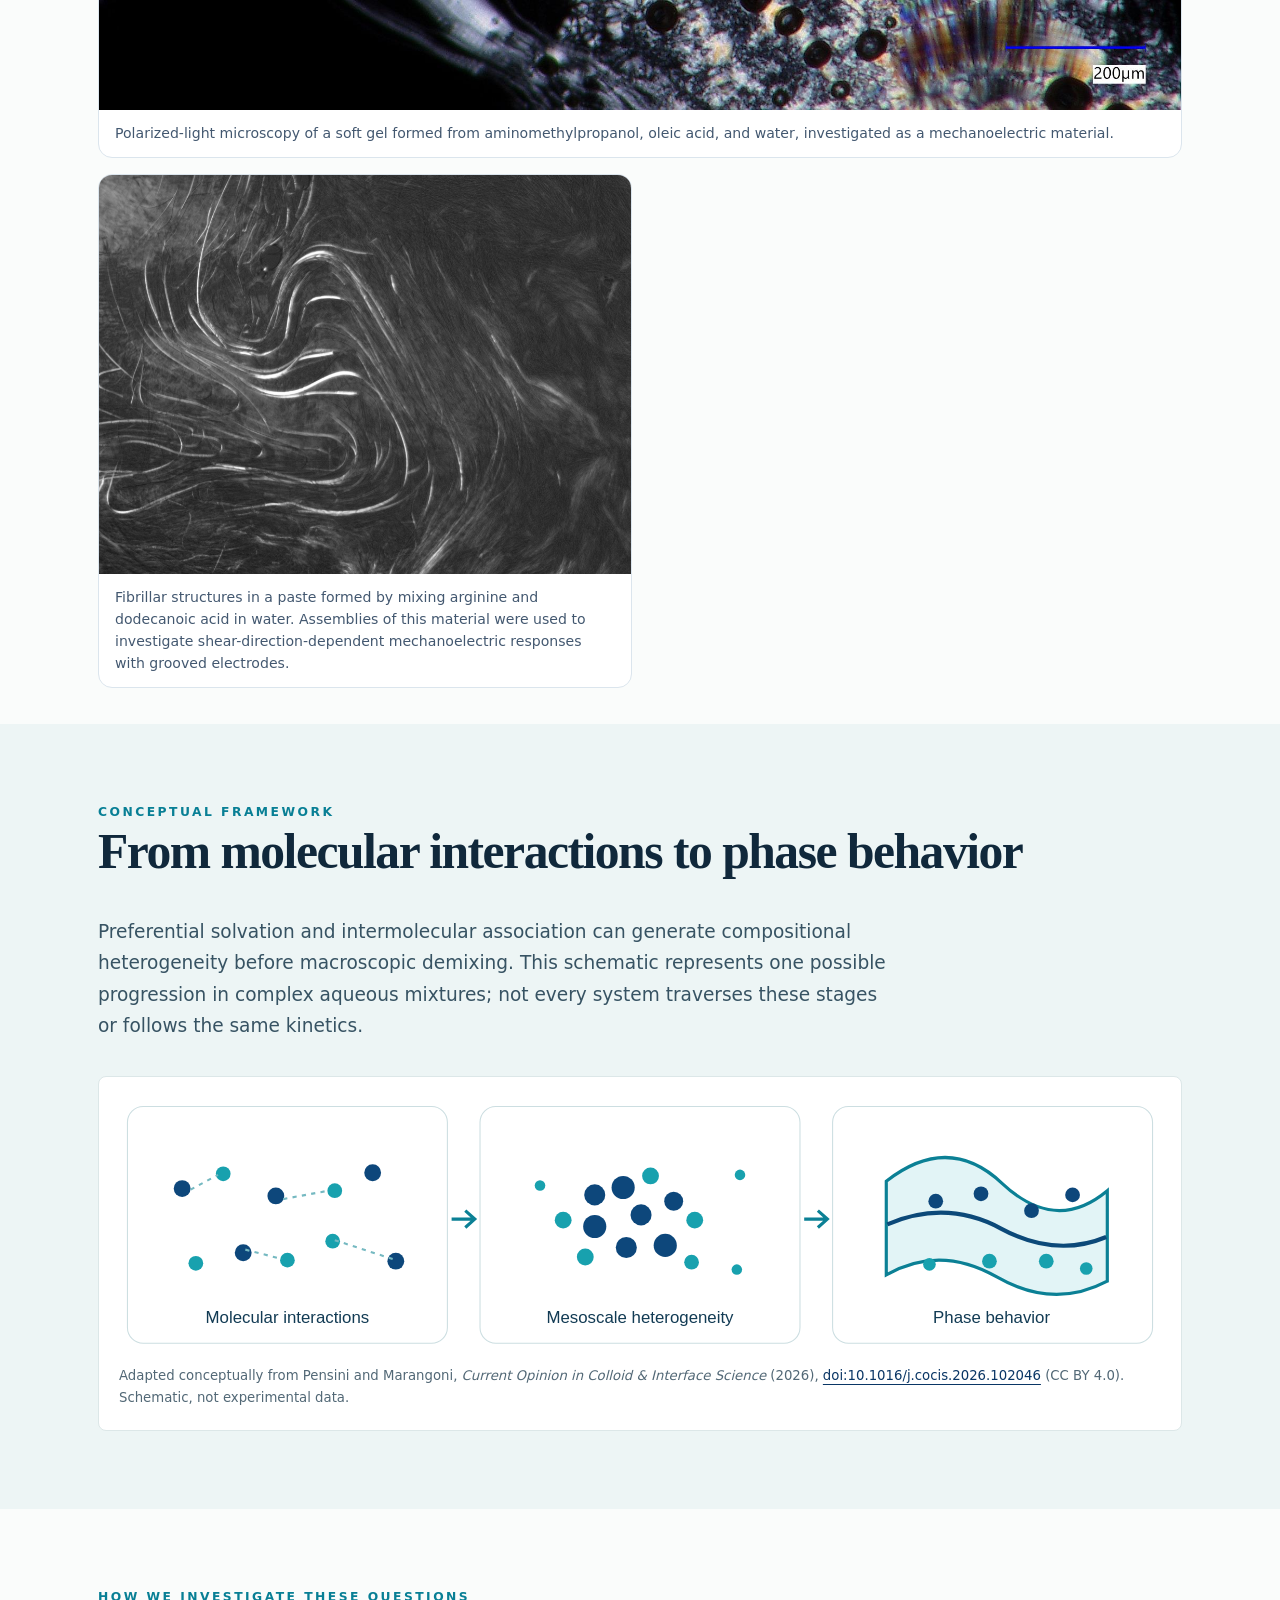
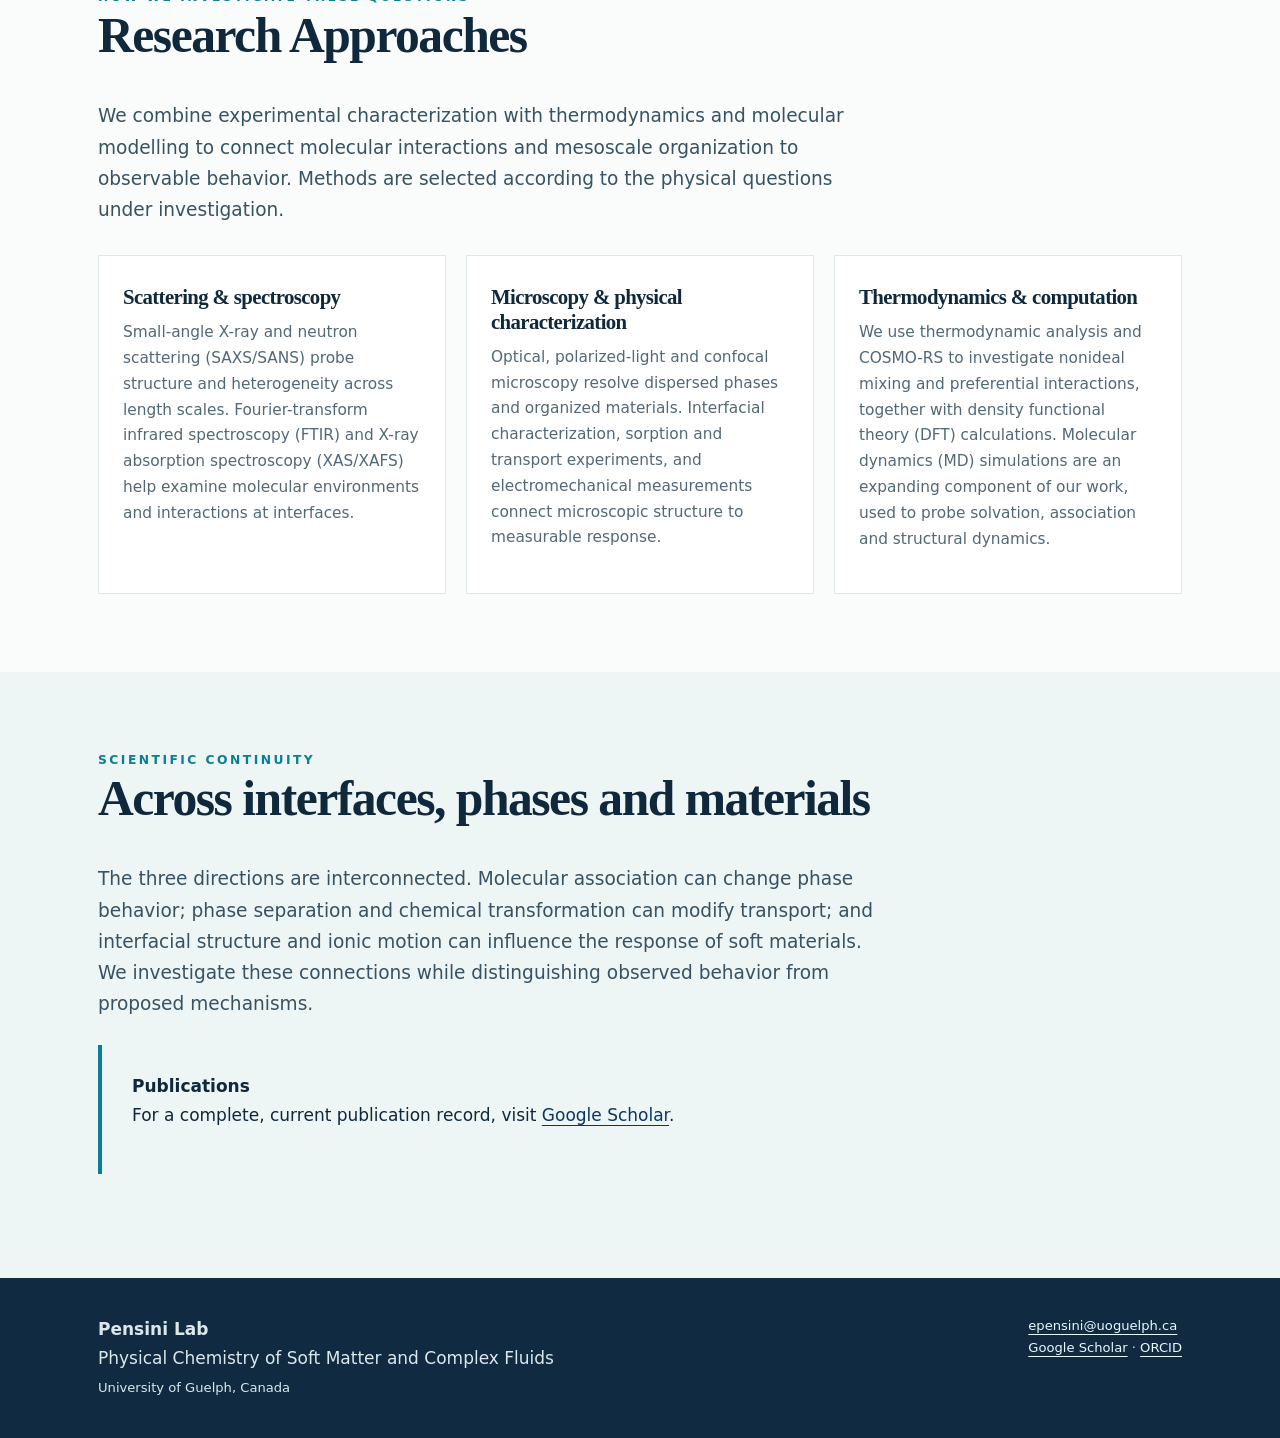
<file: research.html>
<!DOCTYPE html>

<html lang="en"><head><meta charset="utf-8"/><meta content="width=device-width, initial-scale=1" name="viewport"/><title>Research | Erica Pensini | Soft Matter, Phase Behavior &amp; Transport</title><meta content="Explore Erica Pensini's research at Pensini Lab: physical chemistry of soft matter, phase behavior, separations, porous-media transport and mechanoelectric materials." name="description"/><meta content="#0a3665" name="theme-color"/><link href="assets/favicon.png" rel="icon"/><link href="assets/style.css" rel="stylesheet"/><style>
/* Embedded stylesheet — works when HTML is opened without an external CSS file. */

:root{--ink:#10283b;--sub:#526876;--teal:#087f95;--navy:#0a3665;--paper:#fafcfb;--soft:#edf5f5;--line:#dce7e8;--w:1140px}*{box-sizing:border-box}html{scroll-behavior:smooth}body{margin:0;background:var(--paper);color:var(--ink);font:17px/1.68 system-ui,-apple-system,Segoe UI,Arial,sans-serif}a{color:var(--navy);text-decoration-thickness:1px;text-underline-offset:4px}a:hover{color:var(--teal)}h1,h2,h3{font-family:Georgia,Times New Roman,serif;line-height:1.18;letter-spacing:-.03em}h1{font-size:clamp(2.7rem,6.5vw,5.7rem);margin:.17em 0 .34em}h2{font-size:clamp(2rem,4vw,3.1rem);margin:0 0 .7em}h3{font-size:1.55rem;margin:.25em 0 .5em}p{margin:0 0 1.05em}.wrap{max-width:var(--w);margin:auto;padding:0 28px}.site-head{background:rgba(250,252,251,.95);border-bottom:1px solid var(--line);position:sticky;top:0;z-index:20;backdrop-filter:blur(14px)}.nav{display:flex;gap:20px;align-items:center;justify-content:space-between;min-height:82px}.brand{display:flex;align-items:center;gap:11px;text-decoration:none;color:var(--ink);white-space:nowrap}.brand img{height:51px;width:51px;object-fit:contain}.brand strong{font-family:Georgia,serif;font-size:1.55rem;letter-spacing:-.04em}.navlinks{display:flex;gap:24px;flex-wrap:wrap;align-items:center}.navlinks a{text-decoration:none;color:var(--ink);font-size:.86rem;font-weight:650;letter-spacing:.055em;text-transform:uppercase}.navlinks a[aria-current=page],.navlinks a:hover{color:var(--teal)}.kicker{font-size:.77rem;letter-spacing:.20em;text-transform:uppercase;color:var(--teal);font-weight:780}.hero{display:grid;grid-template-columns:1.17fr .83fr;align-items:center;gap:36px;padding-top:68px;padding-bottom:90px}.hero p.lead{font-size:clamp(1.15rem,2vw,1.43rem);line-height:1.52;color:#345060;max-width:660px}.mark{display:flex;align-items:center;justify-content:center;background:radial-gradient(circle,#fff 0%,#f2f8f8 64%,transparent 74%);aspect-ratio:1}.mark img{width:100%;max-width:460px;mix-blend-mode:multiply}.tagline{border-left:3px solid var(--teal);padding-left:16px;font-size:1.12rem;color:#385867;margin:26px 0 30px}.btn{display:inline-block;text-decoration:none;border-radius:4px;background:var(--navy);color:#fff;padding:12px 21px;font-size:.88rem;font-weight:700}.btn:hover{background:var(--teal);color:white}.btn.outline{border:1px solid var(--navy);background:transparent;color:var(--navy)}.btn.outline:hover{border-color:var(--teal);color:var(--teal)}.actions{display:flex;gap:12px;flex-wrap:wrap}.section{padding:78px 0}.tint{background:var(--soft)}.intro{max-width:790px;font-size:1.16rem;color:#375363}.three{display:grid;grid-template-columns:repeat(3,1fr);gap:21px;margin-top:34px}.tile{background:white;border:1px solid var(--line);padding:27px 25px;box-shadow:0 14px 30px rgba(16,40,59,.035)}.tile .num{font-family:Georgia,serif;color:var(--teal);font-size:1.6rem}.tile h3{font-size:1.43rem}.tile p{font-size:.96rem;color:var(--sub)}.tile a{font-weight:700;font-size:.91rem}.split{display:grid;grid-template-columns:1fr 1fr;gap:48px;align-items:center}.photo{width:100%;height:auto;display:block;object-fit:cover;border-radius:3px}.photo-card{margin:0}.photo-card img{max-height:440px;object-fit:cover;width:100%}.photo-card figcaption{font-size:.82rem;color:var(--sub);margin-top:10px}.mini{font-size:.85rem;color:var(--sub)}.pagehero{padding:70px 0 30px}.pagehero h1{font-size:clamp(2.8rem,6vw,4.6rem)}.pagehero .intro{max-width:850px}.researchblock{border-top:1px solid var(--line);padding:36px 0;display:grid;grid-template-columns:.36fr .64fr;gap:42px}.researchblock .kicker{margin:4px 0 10px}.researchblock h2{font-size:2rem}.researchblock p{max-width:720px}.chips{display:flex;flex-wrap:wrap;gap:9px;margin-top:14px}.chips span{font-size:.8rem;color:#305b6d;padding:5px 11px;background:#e7f2f2;border-radius:20px}.gallery{display:grid;grid-template-columns:repeat(3,1fr);gap:16px}.gallery figure{margin:0}.gallery img{width:100%;height:260px;object-fit:cover}.gallery figcaption{font-size:.85rem;color:var(--sub);padding-top:8px}.linkbox{background:#edf5f5;padding:27px 30px;border-left:4px solid var(--teal);margin:26px 0}.muted{color:var(--sub)}.footer{background:#102b41;color:#dbe7e9;padding:37px 0}.footer a{color:#e6f9fa}.footgrid{display:flex;justify-content:space-between;gap:22px;flex-wrap:wrap}.small{font-size:.82rem}.space{height:22px}.skip{position:absolute;left:-999px}.skip:focus{left:10px;top:10px;z-index:200;background:white;padding:8px}.quote{font-family:Georgia,serif;font-size:1.5rem;line-height:1.35;color:var(--navy)}@media(max-width:860px){.hero{grid-template-columns:1fr;padding-top:44px;padding-bottom:56px}.mark{order:-1;max-width:380px;margin:0 auto}.nav{align-items:flex-start;flex-direction:column;padding-top:14px;padding-bottom:16px}.navlinks{gap:15px}.three,.gallery{grid-template-columns:1fr 1fr}.split,.researchblock{grid-template-columns:1fr}.researchblock{gap:5px}}@media(max-width:540px){.wrap{padding:0 19px}.section{padding:52px 0}.three,.gallery{grid-template-columns:1fr}.gallery img{height:auto}.navlinks{gap:12px}.navlinks a{font-size:.76rem}.brand img{width:42px;height:42px}.brand strong{font-size:1.4rem}.tile{padding:22px}}

/* Portrait photographs in the People gallery */
.gallery img[src$="researcher-portrait.webp"] { object-fit:contain; background:#e9f1f6; }

/* Authentic science imagery: maintain original aspect ratios and annotations. */
.sciencegallery{display:grid;grid-template-columns:repeat(2,minmax(0,1fr));gap:1rem;margin-top:1.6rem;grid-column:1/-1}
.sciencegallery .sciencefigure:first-child{grid-column:1/-1}
.sciencegallery-single{grid-template-columns:minmax(0,1fr);max-width:680px}
.sciencefigure{margin:0;border:1px solid #dbe5ed;border-radius:14px;overflow:hidden;background:#fff}
.sciencefigure img{display:block;width:100%;height:auto;object-fit:contain}
.sciencefigure figcaption{font-size:.88rem;line-height:1.55;color:#435870;padding:.8rem 1rem}
@media(max-width:680px){.sciencegallery{grid-template-columns:1fr}.sciencegallery .sciencefigure:first-child{grid-column:auto}}

/* Scientific feature, editable concept graphic, and research approach panels */
.science-subhead{grid-column:1/-1;margin:1rem 0 0;font-size:1.5rem}
.science-intro{grid-column:1/-1;max-width:850px;color:var(--sub);margin:-.4rem 0 0}
.concept-figure{margin:2.2rem 0 0;padding:20px;background:#fff;border:1px solid var(--line);border-radius:8px}
.concept-figure svg{display:block;width:100%;height:auto}
.concept-figure figcaption{margin-top:10px;font-size:.83rem;color:var(--sub)}
.approach-grid{display:grid;grid-template-columns:repeat(3,minmax(0,1fr));gap:20px;margin-top:30px}
.approach-grid>div{padding:24px;border:1px solid var(--line);background:white}
.approach-grid h3{font-size:1.3rem}
.approach-grid p{font-size:.96rem;color:var(--sub)}
@media(max-width:800px){.approach-grid{grid-template-columns:1fr}}
</style><link href="https://pensinilab.com/research.html" rel="canonical"/><meta content="website" property="og:type"/><meta content="Research | Erica Pensini | Soft Matter, Phase Behavior &amp; Transport" property="og:title"/><meta content="Explore Erica Pensini's research at Pensini Lab: physical chemistry of soft matter, phase behavior, separations, porous-media transport and mechanoelectric materials." property="og:description"/><meta content="https://pensinilab.com/research.html" property="og:url"/><meta content="index,follow" name="robots"/></head><body><a class="skip" href="#main">Skip to content</a><header class="site-head"><nav aria-label="Main navigation" class="nav wrap"><a class="brand" href="index.html"><img alt="Pensini Lab emblem" src="assets/logo.webp"/><strong>Pensini Lab</strong></a><div class="navlinks"><a href="index.html">Home</a><a aria-current="page" href="research.html">Research</a><a href="people.html">People</a><a href="opportunities.html">Opportunities</a><a href="about.html">About</a></div></nav></header><main id="main"><section class="pagehero wrap"><div class="kicker">Research</div><h1>Different systems. Fundamental questions.</h1><p class="intro">Our work asks how molecular and interfacial interactions, phase equilibria, and transport processes control behavior across scales. Colloid and interface science, physical chemistry, and self-assembly provide shared foundations; distinct research directions need not share identical mechanisms.</p></section><div class="wrap"><section class="researchblock" id="theme-01"><div><div class="kicker">Research theme 01</div><h2>Phase Behavior &amp; Separation Phenomena</h2></div><div><p>We investigate mixing, demixing, selective partitioning and phase evolution in multicomponent systems. Studies of chemically induced liquid–liquid separation, re-entrant behavior and freezing-induced solute segregation provide ways to test how intermolecular interactions, thermodynamics and kinetics determine macroscopic outcomes. Separating water-miscible contaminants is one application of these fundamental questions.</p><div class="chips"><span>Nonideal mixtures</span><span>Liquid–liquid separation</span><span>Mesoscale organization</span><span>Freeze segregation</span></div></div><h3 class="science-subhead">When phase separation changes chemical partitioning</h3><p class="science-intro">Chemical additives and freezing can reorganize multicomponent liquids in different ways. These experimental images illustrate how new phases and interfaces influence segregation and partitioning, without implying that each system follows the same mechanism.</p><div class="sciencegallery"><figure class="sciencefigure"><img alt="Green confocal image with dark dispersed domains in the rhamnolipid-mediated THF–water system" loading="lazy" src="assets/rhamnolipid-thf-confocal.jpg"/><figcaption>Confocal microscopy of THF–water separation induced by rhamnolipids, bacterial biosurfactants. Fluorescent contrast shows THF-rich regions in green and water-rich regions in black.</figcaption></figure><figure class="sciencefigure"><img alt="Optical micrograph of NaOH-induced sulfolane-rich droplets with sulfur-rich interfacial regions and fine dispersed droplets" loading="lazy" src="assets/sulfolane-sulfur-8.jpg"/><figcaption>NaOH-induced sulfolane–water separation produces dispersed droplets, including nested droplets, without conventional surfactants. Elemental sulfur, which is poorly soluble in water, accumulates at liquid interfaces and can dissolve in the separated sulfolane-rich phase. The sulfur did not cause the demixing.</figcaption></figure><figure class="sciencefigure"><img alt="Optical micrograph of a frozen dilute sulfolane–water mixture showing ice-associated heterogeneous regions and a 100 micrometre scale bar" loading="lazy" src="assets/sulfolane-freeze-segregation.jpg"/><figcaption>Freeze-induced segregation in a sulfolane–water mixture. Ice formation redistributes solute into unfrozen regions; measurements of the first thawed liquid establish the extent of sulfolane enrichment.</figcaption></figure><figure class="sciencefigure"><img alt="Optical micrograph of lignin-containing sulfolane–water mixture showing droplets and interfaces, with original 10 micrometre scale bar" loading="lazy" src="assets/lignin-sulfolane-demixing.jpg"/><figcaption>Lignin-mediated phase separation in sulfolane–water mixtures. Preferential interactions between lignin and sulfolane can reduce aqueous miscibility and generate sulfolane-rich liquid domains.</figcaption></figure></div></section><section class="researchblock" id="theme-02"><div><div class="kicker">Research theme 02</div><h2>Transport Phenomena in Complex &amp; Heterogeneous Media</h2></div><div><p>We study how molecules and colloidal species move through liquids, interfaces, and porous and fractured media. Diffusion, sorption, interfacial exchange and chemical heterogeneity can influence retention, release, and migration. Changes in groundwater composition—including those produced by phase separation or chemical transformation—connect transport to our phase-behavior research. Contaminant migration provides an important experimental and environmental context.</p><div class="chips"><span>Diffusion &amp; sorption</span><span>Porous and fractured media</span><span>Chemical heterogeneity</span><span>Retention &amp; release</span></div></div></section><section class="researchblock" id="theme-03"><div><div class="kicker">Research theme 03</div><h2>Functional Soft Materials &amp; Mechanoelectric Responses</h2></div><div><p>We investigate how molecular and interfacial organization, ionic redistribution and mechanical deformation contribute to functional responses in soft materials. Current work focuses on interpreting deformation-dependent electrical signals without assuming an intrinsic piezoelectric mechanism. Earlier research on responsive gels, emulsions and polymeric systems provides a related foundation in stimulus-dependent material behavior.</p><div class="chips"><span>Self-assembled ionic materials</span><span>Mechanoelectric response</span><span>Electrokinetic mechanisms</span><span>Stimuli-responsive systems</span></div></div><div class="sciencegallery"><figure class="sciencefigure"><img alt="Polarized light micrograph of a textured aminomethylpropanol oleic acid water gel showing birefringent organized domains" loading="lazy" src="assets/amp-oleic-acid-polarized.jpg"/><figcaption>Polarized-light microscopy of a soft gel formed from aminomethylpropanol, oleic acid, and water, investigated as a mechanoelectric material.</figcaption></figure><figure class="sciencefigure"><img alt="Micrograph showing elongated fibrillar structures in an arginine–dodecanoic-acid soft paste" loading="lazy" src="assets/arginine-dodecanoic-acid-fibrils.jpg"/><figcaption>Fibrillar structures in a paste formed by mixing arginine and dodecanoic acid in water. Assemblies of this material were used to investigate shear-direction-dependent mechanoelectric responses with grooved electrodes.</figcaption></figure></div></section></div><section class="section tint" id="multiscale"><div class="wrap"><div class="kicker">Conceptual framework</div><h2>From molecular interactions to phase behavior</h2><p class="intro">Preferential solvation and intermolecular association can generate compositional heterogeneity before macroscopic demixing. This schematic represents one possible progression in complex aqueous mixtures; not every system traverses these stages or follows the same kinetics.</p><figure class="concept-figure"><svg aria-labelledby="concept-title concept-desc" role="img" viewbox="0 0 990 245" xmlns="http://www.w3.org/2000/svg"><title id="concept-title">Molecular association, mesoscale organization, and macroscopic phase separation</title><desc id="concept-desc">Three panels with small, dispersed molecular symbols in the first; a localized concentration of dots in the second; and two coexisting domains separated by an interface in the third. Arrows connect the panels with the qualifier that the progression is conditional and not universal.</desc><rect fill="#fff" height="225" rx="15" stroke="#ccdee1" width="304" x="8" y="9"></rect><rect fill="#fff" height="225" rx="15" stroke="#ccdee1" width="304" x="343" y="9"></rect><rect fill="#fff" height="225" rx="15" stroke="#ccdee1" width="304" x="678" y="9"></rect><g fill="#0d477b"><circle cx="60" cy="87" r="8"></circle><circle cx="149" cy="94" r="8"></circle><circle cx="241" cy="72" r="8"></circle><circle cx="118" cy="148" r="8"></circle><circle cx="263" cy="156" r="8"></circle></g><g fill="#18a1ae"><circle cx="99" cy="73" r="7"></circle><circle cx="203" cy="137" r="7"></circle><circle cx="205" cy="89" r="7"></circle><circle cx="73" cy="158" r="7"></circle><circle cx="160" cy="155" r="7"></circle></g><g fill="none" stroke="#75b9c1" stroke-dasharray="4 5" stroke-width="2"><path d="M68 88L94 74M156 97L199 89M120 145L155 154M205 136L260 154"></path></g><g fill="#0d477b"><circle cx="452" cy="93" r="10"></circle><circle cx="479" cy="86" r="11"></circle><circle cx="496" cy="112" r="10"></circle><circle cx="452" cy="123" r="11"></circle><circle cx="482" cy="143" r="10"></circle><circle cx="519" cy="141" r="11"></circle><circle cx="527" cy="99" r="9"></circle></g><g fill="#18a1ae"><circle cx="422" cy="117" r="8"></circle><circle cx="443" cy="152" r="8"></circle><circle cx="505" cy="75" r="8"></circle><circle cx="547" cy="117" r="8"></circle><circle cx="544" cy="157" r="7"></circle><circle cx="400" cy="84" r="5"></circle><circle cx="590" cy="74" r="5"></circle><circle cx="587" cy="164" r="5"></circle></g><path d="M729 80 Q788 34 839 82 T939 89 L939 175 Q888 202 834 171 T729 169Z" fill="#e2f4f6" stroke="#0b8095" stroke-width="3"></path><path d="M730 121 Q786 97 838 125 T938 133" fill="none" stroke="#0c4979" stroke-width="4"></path><g fill="#0d477b"><circle cx="776" cy="99" r="7"></circle><circle cx="819" cy="92" r="7"></circle><circle cx="867" cy="108" r="7"></circle><circle cx="906" cy="93" r="7"></circle></g><g fill="#18a1ae"><circle cx="770" cy="159" r="6"></circle><circle cx="827" cy="156" r="7"></circle><circle cx="881" cy="156" r="7"></circle><circle cx="919" cy="163" r="6"></circle></g><g fill="none" stroke="#0b8095" stroke-width="3"><path d="M316 116H338m-9 -8 9 8 -9 8"></path><path d="M651 116H673m-9 -8 9 8 -9 8"></path></g><g fill="#123b54" font-family="Arial,sans-serif" font-size="16" text-anchor="middle"><text x="160" y="215">Molecular interactions</text><text x="495" y="215">Mesoscale heterogeneity</text><text x="829" y="215">Phase behavior</text></g></svg><figcaption>Adapted conceptually from Pensini and Marangoni, <em>Current Opinion in Colloid &amp; Interface Science</em> (2026), <a href="https://doi.org/10.1016/j.cocis.2026.102046">doi:10.1016/j.cocis.2026.102046</a> (CC BY 4.0). Schematic, not experimental data.</figcaption></figure></div></section><section class="section research-methods" id="approaches"><div class="wrap"><div class="kicker">How we investigate these questions</div><h2>Research Approaches</h2><p class="intro">We combine experimental characterization with thermodynamics and molecular modelling to connect molecular interactions and mesoscale organization to observable behavior. Methods are selected according to the physical questions under investigation.</p><div class="approach-grid"><div><h3>Scattering &amp; spectroscopy</h3><p>Small-angle X-ray and neutron scattering (SAXS/SANS) probe structure and heterogeneity across length scales. Fourier-transform infrared spectroscopy (FTIR) and X-ray absorption spectroscopy (XAS/XAFS) help examine molecular environments and interactions at interfaces.</p></div><div><h3>Microscopy &amp; physical characterization</h3><p>Optical, polarized-light and confocal microscopy resolve dispersed phases and organized materials. Interfacial characterization, sorption and transport experiments, and electromechanical measurements connect microscopic structure to measurable response.</p></div><div><h3>Thermodynamics &amp; computation</h3><p>We use thermodynamic analysis and COSMO-RS to investigate nonideal mixing and preferential interactions, together with density functional theory (DFT) calculations. Molecular dynamics (MD) simulations are an expanding component of our work, used to probe solvation, association and structural dynamics.</p></div></div></div></section><section class="section tint"><div class="wrap"><div class="kicker">Scientific continuity</div><h2>Across interfaces, phases and materials</h2><p class="intro">The three directions are interconnected. Molecular association can change phase behavior; phase separation and chemical transformation can modify transport; and interfacial structure and ionic motion can influence the response of soft materials. We investigate these connections while distinguishing observed behavior from proposed mechanisms.</p><div class="linkbox"><strong>Publications</strong><p>For a complete, current publication record, visit <a href="https://scholar.google.com/citations?user=NOWkqbsAAAAJ&amp;hl=en">Google Scholar</a>.</p></div></div></section></main><footer class="footer"><div class="wrap footgrid"><div><strong>Pensini Lab</strong><br/>Physical Chemistry of Soft Matter and Complex Fluids<br/><span class="small">University of Guelph, Canada</span></div><div class="small"><a href="mailto:epensini@uoguelph.ca">epensini@uoguelph.ca</a><br/><a href="https://scholar.google.com/citations?user=NOWkqbsAAAAJ&amp;hl=en">Google Scholar</a> · <a href="https://orcid.org/0000-0003-1494-9789">ORCID</a></div></div></footer></body></html>
</file>
<file: assets/style.css>
:root{--ink:#10283b;--sub:#526876;--teal:#087f95;--navy:#0a3665;--paper:#fafcfb;--soft:#edf5f5;--line:#dce7e8;--w:1140px}*{box-sizing:border-box}html{scroll-behavior:smooth}body{margin:0;background:var(--paper);color:var(--ink);font:17px/1.68 system-ui,-apple-system,Segoe UI,Arial,sans-serif}a{color:var(--navy);text-decoration-thickness:1px;text-underline-offset:4px}a:hover{color:var(--teal)}h1,h2,h3{font-family:Georgia,Times New Roman,serif;line-height:1.18;letter-spacing:-.03em}h1{font-size:clamp(2.7rem,6.5vw,5.7rem);margin:.17em 0 .34em}h2{font-size:clamp(2rem,4vw,3.1rem);margin:0 0 .7em}h3{font-size:1.55rem;margin:.25em 0 .5em}p{margin:0 0 1.05em}.wrap{max-width:var(--w);margin:auto;padding:0 28px}.site-head{background:rgba(250,252,251,.95);border-bottom:1px solid var(--line);position:sticky;top:0;z-index:20;backdrop-filter:blur(14px)}.nav{display:flex;gap:20px;align-items:center;justify-content:space-between;min-height:82px}.brand{display:flex;align-items:center;gap:11px;text-decoration:none;color:var(--ink);white-space:nowrap}.brand img{height:51px;width:51px;object-fit:contain}.brand strong{font-family:Georgia,serif;font-size:1.55rem;letter-spacing:-.04em}.navlinks{display:flex;gap:24px;flex-wrap:wrap;align-items:center}.navlinks a{text-decoration:none;color:var(--ink);font-size:.86rem;font-weight:650;letter-spacing:.055em;text-transform:uppercase}.navlinks a[aria-current=page],.navlinks a:hover{color:var(--teal)}.kicker{font-size:.77rem;letter-spacing:.20em;text-transform:uppercase;color:var(--teal);font-weight:780}.hero{display:grid;grid-template-columns:1.17fr .83fr;align-items:center;gap:36px;padding-top:68px;padding-bottom:90px}.hero p.lead{font-size:clamp(1.15rem,2vw,1.43rem);line-height:1.52;color:#345060;max-width:660px}.mark{display:flex;align-items:center;justify-content:center;background:radial-gradient(circle,#fff 0%,#f2f8f8 64%,transparent 74%);aspect-ratio:1}.mark img{width:100%;max-width:460px;mix-blend-mode:multiply}.tagline{border-left:3px solid var(--teal);padding-left:16px;font-size:1.12rem;color:#385867;margin:26px 0 30px}.btn{display:inline-block;text-decoration:none;border-radius:4px;background:var(--navy);color:#fff;padding:12px 21px;font-size:.88rem;font-weight:700}.btn:hover{background:var(--teal);color:white}.btn.outline{border:1px solid var(--navy);background:transparent;color:var(--navy)}.btn.outline:hover{border-color:var(--teal);color:var(--teal)}.actions{display:flex;gap:12px;flex-wrap:wrap}.section{padding:78px 0}.tint{background:var(--soft)}.intro{max-width:790px;font-size:1.16rem;color:#375363}.three{display:grid;grid-template-columns:repeat(3,1fr);gap:21px;margin-top:34px}.tile{background:white;border:1px solid var(--line);padding:27px 25px;box-shadow:0 14px 30px rgba(16,40,59,.035)}.tile .num{font-family:Georgia,serif;color:var(--teal);font-size:1.6rem}.tile h3{font-size:1.43rem}.tile p{font-size:.96rem;color:var(--sub)}.tile a{font-weight:700;font-size:.91rem}.split{display:grid;grid-template-columns:1fr 1fr;gap:48px;align-items:center}.photo{width:100%;height:auto;display:block;object-fit:cover;border-radius:3px}.photo-card{margin:0}.photo-card img{max-height:440px;object-fit:cover;width:100%}.photo-card figcaption{font-size:.82rem;color:var(--sub);margin-top:10px}.mini{font-size:.85rem;color:var(--sub)}.pagehero{padding:70px 0 30px}.pagehero h1{font-size:clamp(2.8rem,6vw,4.6rem)}.pagehero .intro{max-width:850px}.researchblock{border-top:1px solid var(--line);padding:36px 0;display:grid;grid-template-columns:.36fr .64fr;gap:42px}.researchblock .kicker{margin:4px 0 10px}.researchblock h2{font-size:2rem}.researchblock p{max-width:720px}.chips{display:flex;flex-wrap:wrap;gap:9px;margin-top:14px}.chips span{font-size:.8rem;color:#305b6d;padding:5px 11px;background:#e7f2f2;border-radius:20px}.gallery{display:grid;grid-template-columns:repeat(3,1fr);gap:16px}.gallery figure{margin:0}.gallery img{width:100%;height:260px;object-fit:cover}.gallery figcaption{font-size:.85rem;color:var(--sub);padding-top:8px}.linkbox{background:#edf5f5;padding:27px 30px;border-left:4px solid var(--teal);margin:26px 0}.muted{color:var(--sub)}.footer{background:#102b41;color:#dbe7e9;padding:37px 0}.footer a{color:#e6f9fa}.footgrid{display:flex;justify-content:space-between;gap:22px;flex-wrap:wrap}.small{font-size:.82rem}.space{height:22px}.skip{position:absolute;left:-999px}.skip:focus{left:10px;top:10px;z-index:200;background:white;padding:8px}.quote{font-family:Georgia,serif;font-size:1.5rem;line-height:1.35;color:var(--navy)}@media(max-width:860px){.hero{grid-template-columns:1fr;padding-top:44px;padding-bottom:56px}.mark{order:-1;max-width:380px;margin:0 auto}.nav{align-items:flex-start;flex-direction:column;padding-top:14px;padding-bottom:16px}.navlinks{gap:15px}.three,.gallery{grid-template-columns:1fr 1fr}.split,.researchblock{grid-template-columns:1fr}.researchblock{gap:5px}}@media(max-width:540px){.wrap{padding:0 19px}.section{padding:52px 0}.three,.gallery{grid-template-columns:1fr}.gallery img{height:auto}.navlinks{gap:12px}.navlinks a{font-size:.76rem}.brand img{width:42px;height:42px}.brand strong{font-size:1.4rem}.tile{padding:22px}}

/* Portrait photographs in the People gallery */
.gallery img[src$="researcher-portrait.webp"] { object-fit:contain; background:#e9f1f6; }

/* Authentic science imagery: maintain original aspect ratios and annotations. */
.sciencegallery{display:grid;grid-template-columns:repeat(2,minmax(0,1fr));gap:1rem;margin-top:1.6rem;grid-column:1/-1}
.sciencegallery .sciencefigure:first-child{grid-column:1/-1}
.sciencegallery-single{grid-template-columns:minmax(0,1fr);max-width:680px}
.sciencefigure{margin:0;border:1px solid #dbe5ed;border-radius:14px;overflow:hidden;background:#fff}
.sciencefigure img{display:block;width:100%;height:auto;object-fit:contain}
.sciencefigure figcaption{font-size:.88rem;line-height:1.55;color:#435870;padding:.8rem 1rem}
@media(max-width:680px){.sciencegallery{grid-template-columns:1fr}.sciencegallery .sciencefigure:first-child{grid-column:auto}}

/* Preserve the complete annotated historical group photographs, including labels at the edges. */
.gallery img.annotated-photo{height:auto;object-fit:contain;max-height:none;background:transparent;}


/* Scientific feature, editable concept graphic, and research approach panels */
.science-subhead{grid-column:1/-1;margin:1rem 0 0;font-size:1.5rem}
.science-intro{grid-column:1/-1;max-width:850px;color:var(--sub);margin:-.4rem 0 0}
.concept-figure{margin:2.2rem 0 0;padding:20px;background:#fff;border:1px solid var(--line);border-radius:8px}
.concept-figure svg{display:block;width:100%;height:auto}
.concept-figure figcaption{margin-top:10px;font-size:.83rem;color:var(--sub)}
.approach-grid{display:grid;grid-template-columns:repeat(3,minmax(0,1fr));gap:20px;margin-top:30px}
.approach-grid>div{padding:24px;border:1px solid var(--line);background:white}
.approach-grid h3{font-size:1.3rem}
.approach-grid p{font-size:.96rem;color:var(--sub)}
@media(max-width:800px){.approach-grid{grid-template-columns:1fr}}
</file>
